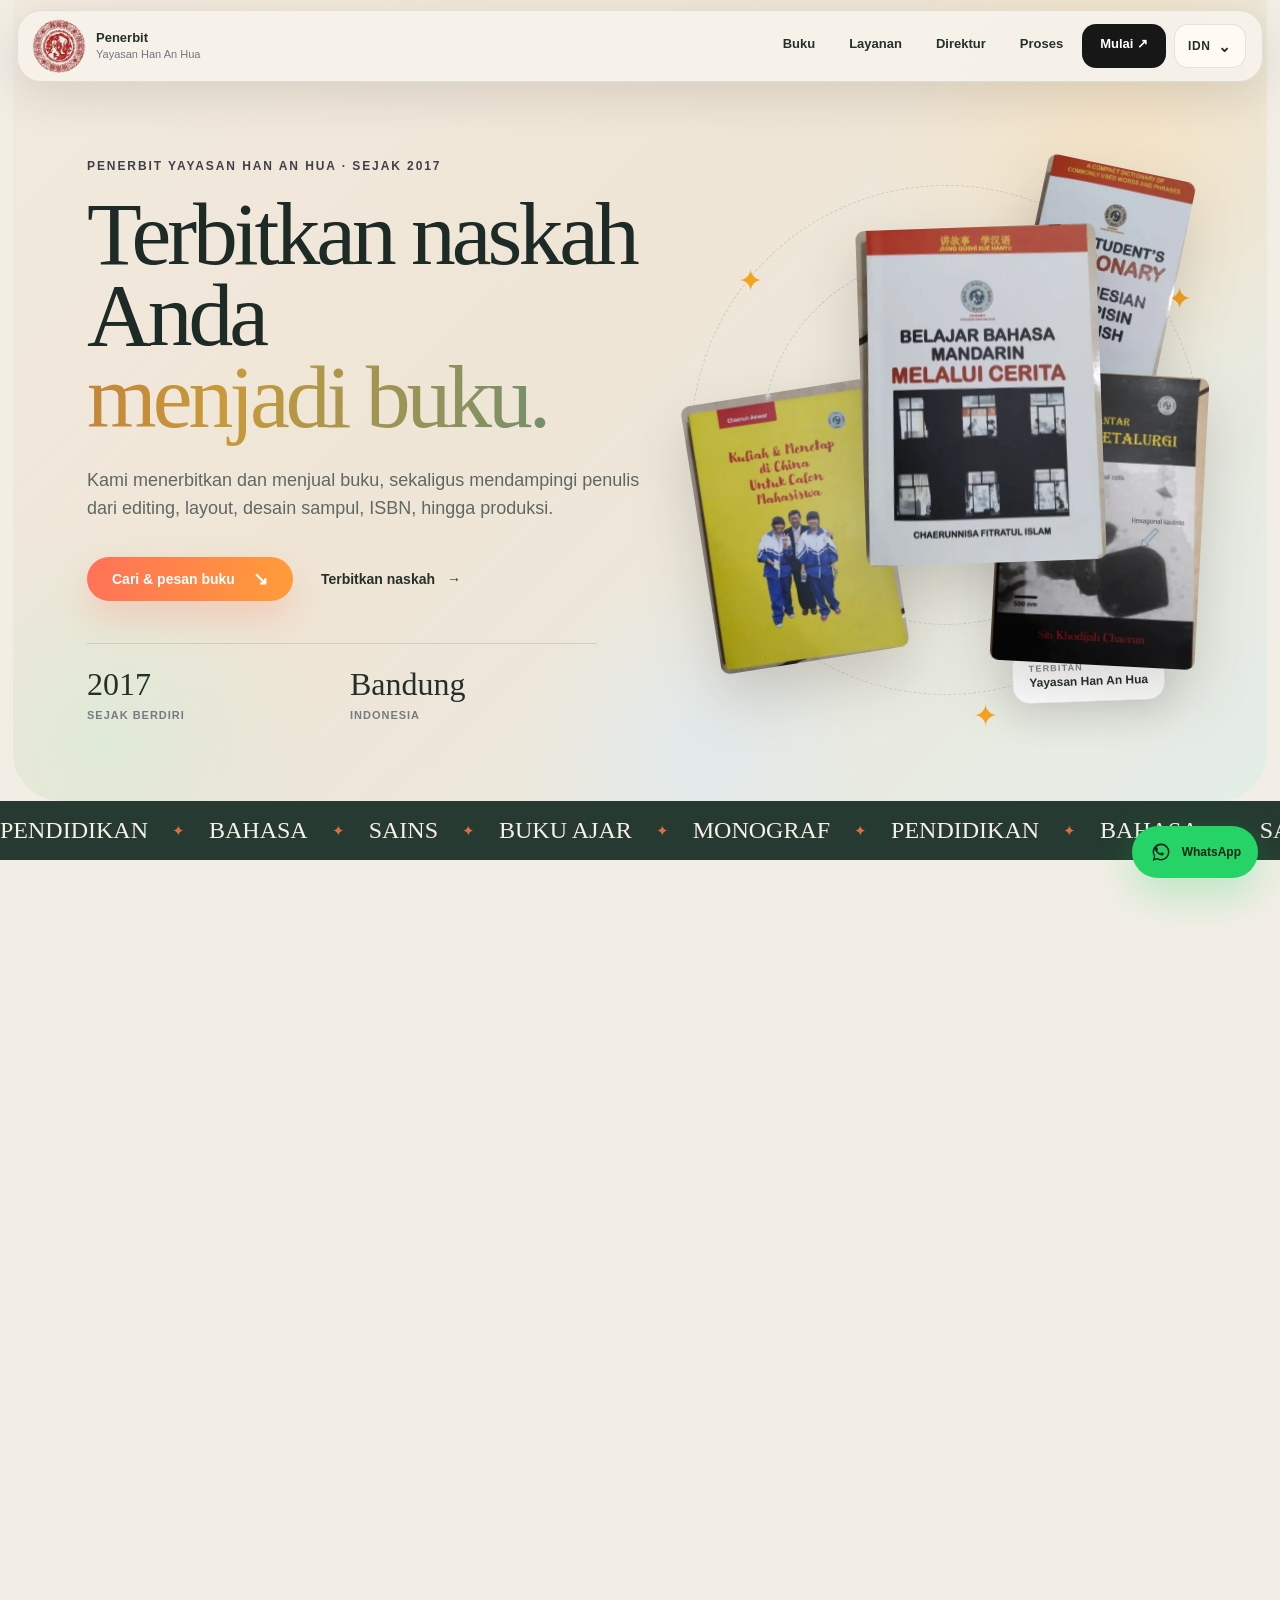
<file: index.html>
<!DOCTYPE html>

<html lang="id">
<head>
<meta charset="utf-8"/>
<meta content="width=device-width,initial-scale=1,maximum-scale=5,viewport-fit=cover" name="viewport"/>
<meta content="IE=edge" http-equiv="X-UA-Compatible"/>
<meta content="telephone=no" name="format-detection"/>
<meta content="#f2eee6" name="theme-color"/>
<meta content="Penerbit Yayasan Han An Hua — penerbit buku pendidikan, bahasa, sains, dan berbagai naskah lainnya sejak 2017." name="description"/>
<title>Penerbit Yayasan Han An Hua</title>
<link href="docs/assets/favicon.png" rel="icon" type="image/png"/>
<link href="docs/styles.css?v=17-five-language" rel="stylesheet"/>
</head>
<body>
<div aria-hidden="true" class="scroll-progress"><span id="progressBar"></span></div>
<header class="site-header" id="siteHeader">
<a aria-label="Penerbit Yayasan Han An Hua" class="brand" href="#home">
<img alt="Logo Yayasan Han An Hua" decoding="async" src="docs/assets/logo-yayasan-han-an-hua.jpg"/>
<span><b>Penerbit</b><small>Yayasan Han An Hua</small></span>
</a>
<button aria-controls="siteNav" aria-expanded="false" class="menu-btn" id="menuBtn">Menu</button>
<nav aria-label="Navigasi utama" class="site-nav" id="siteNav">
<a href="#buku">Buku</a>
<a href="#layanan">Layanan</a>
<a href="#direktur">Direktur</a>
<a href="#proses">Proses</a>
<a class="nav-wa" href="#kontak">Mulai <span>↗</span></a>
</nav><div class="lang-switcher" id="langSwitcher">
<button aria-controls="langMenu" aria-expanded="false" aria-haspopup="true" class="lang-current" id="langButton" type="button"><span id="langCurrent">IDN</span><i aria-hidden="true">⌄</i></button>
<div aria-label="Language" class="lang-menu" id="langMenu" role="menu">
<button data-lang="en" role="menuitem" type="button"><b>ENG</b><span>English</span></button>
<button data-lang="id" role="menuitem" type="button"><b>IDN</b><span>Bahasa Indonesia</span></button>
<button data-lang="tw" role="menuitem" type="button"><b>TW</b><span>繁體中文</span></button>
<button data-lang="cn" role="menuitem" type="button"><b>CN</b><span>简体中文</span></button>
<button data-lang="jp" role="menuitem" type="button"><b>JP</b><span>日本語</span></button>
</div>
</div>
</header>
<main>
<section class="hero" id="home">
<div aria-hidden="true" class="hero-mesh">
<i class="mesh m1"></i><i class="mesh m2"></i><i class="mesh m3"></i>
</div>
<div class="hero-copy">
<p class="eyebrow reveal">PENERBIT YAYASAN HAN AN HUA · SEJAK 2017</p>
<h1 class="hero-title reveal" data-word-reveal="">
          Terbitkan naskah Anda<br/><span>menjadi buku.</span>
</h1>
<p class="hero-lead reveal">Kami menerbitkan dan menjual buku, sekaligus mendampingi penulis dari editing, layout, desain sampul, ISBN, hingga produksi.</p>
<div class="hero-actions reveal">
<a class="btn btn-primary magnetic" href="#buku"><span>Cari &amp; pesan buku</span><i>↘</i></a>
<a class="plain-link" href="#proses">Terbitkan naskah <span>→</span></a>
</div>
<div class="hero-meta reveal">
<div><strong>2017</strong><span>sejak berdiri</span></div>
<div><strong>Bandung</strong><span>Indonesia</span></div>
</div>
</div>
<div aria-label="Pilihan buku terbitan" class="hero-books reveal" id="heroBooks">
<div aria-hidden="true" class="book-orbit orbit-a"></div>
<div aria-hidden="true" class="book-orbit orbit-b"></div>
<figure class="floating-book book-1" data-depth="0.60"><img alt="Belajar Bahasa Mandarin Melalui Cerita" decoding="async" fetchpriority="high" src="docs/assets/books/belajar-mandarin.jpg"/></figure>
<figure class="floating-book book-2" data-depth="0.36"><img alt="Kuliah &amp; Menetap di China Untuk Calon Mahasiswa" decoding="async" src="docs/assets/books/kuliah-china.jpg"/></figure>
<figure class="floating-book book-3" data-depth="0.44"><img alt="Pengantar Biohidrometalurgi" decoding="async" src="docs/assets/books/biohidrometalurgi.jpg"/></figure>
<figure class="floating-book book-4" data-depth="0.30"><img alt="The Student's Dictionary" decoding="async" src="docs/assets/books/dictionary.jpg"/></figure>
<span class="spark s1">✦</span><span class="spark s2">✦</span><span class="spark s3">✦</span>
<div class="hero-sticker"><span>TERBITAN</span><b>Yayasan Han An Hua</b></div>
</div>
</section>
<div aria-hidden="true" class="marquee">
<div class="marquee-track">
<span>PENDIDIKAN</span><i>✦</i><span>BAHASA</span><i>✦</i><span>SAINS</span><i>✦</i><span>BUKU AJAR</span><i>✦</i><span>MONOGRAF</span><i>✦</i>
<span>PENDIDIKAN</span><i>✦</i><span>BAHASA</span><i>✦</i><span>SAINS</span><i>✦</i><span>BUKU AJAR</span><i>✦</i><span>MONOGRAF</span><i>✦</i>
</div>
</div>
<section class="catalog shell section-space" id="buku">
<div class="section-head catalog-head">
<div class="reveal">
<p class="eyebrow">KATALOG &amp; TOKO BUKU</p>
<h2 data-word-reveal="">Buku yang<br/><span>sudah terbit.</span></h2>
</div>
</div>
<div class="book-search reveal" role="search">
<span aria-hidden="true" class="search-icon">⌕</span>
<label class="sr-only" for="bookSearch">Cari buku</label>
<input aria-controls="booksGrid" autocomplete="off" id="bookSearch" inputmode="search" placeholder="Cari judul, penulis, atau topik…" type="search"/>
<button aria-label="Hapus pencarian" class="search-clear" id="clearBookSearch" type="button">×</button>
</div>
<p class="search-empty" hidden="" id="searchEmpty">Buku tidak ditemukan. Coba kata pencarian lain.</p>
<div class="books-grid" id="booksGrid">
<article class="book-card c-sun reveal" data-search="kuliah menetap china calon mahasiswa chaerun anwar pendidikan 2019 kampus beasiswa visa kehidupan">
<div class="book-card-top"><span>01</span><em>PENDIDIKAN · 2019</em></div>
<div class="cover-wrap"><img alt="Sampul Kuliah &amp; Menetap di China Untuk Calon Mahasiswa" decoding="async" loading="lazy" src="docs/assets/books/kuliah-china.jpg"/></div>
<div class="card-copy">
<h3>Kuliah &amp; Menetap di China Untuk Calon Mahasiswa</h3>
<p class="book-author">Chaerun Anwar</p>
<small>ISBN 978-623-92416-1-2</small>
<p class="book-description">Panduan menyeluruh bagi calon mahasiswa Indonesia yang ingin kuliah dan tinggal di China. Membahas pilihan kampus, beasiswa, visa, tempat tinggal, hingga cara beradaptasi dengan kehidupan dan budaya setempat.</p>
<a aria-label="Pesan Kuliah &amp; Menetap di China Untuk Calon Mahasiswa melalui WhatsApp" class="book-order" data-book-title="Kuliah &amp; Menetap di China Untuk Calon Mahasiswa" data-wa-kind="book" href="https://wa.me/6282260635656?text=Halo%20Penerbit%20Yayasan%20Han%20An%20Hua%2C%20saya%20pesan%20buku%20ini%3A%20Kuliah%20%26%20Menetap%20di%20China%20Untuk%20Calon%20Mahasiswa.%20Mohon%20informasi%20harga%20dan%20ketersediaannya." rel="noopener" target="_blank"><span>Pesan buku ini</span><i>↗</i></a>
</div>
</article>
<article class="book-card c-coral reveal" data-search="yumi lainim tok ples indonesia mari belajar bahasa indonesia tok pisin chaerun anwar 2020 bahasa percakapan">
<div class="book-card-top"><span>02</span><em>BAHASA · 2020</em></div>
<div class="cover-wrap"><img alt="Sampul Yumi Lainim Tok Ples Indonesia" decoding="async" loading="lazy" src="docs/assets/books/yumi-tok-pisin.jpg"/></div>
<div class="card-copy">
<h3>Yumi Lainim Tok Ples Indonesia</h3>
<p class="book-author">Chaerun Anwar</p>
<small>ISBN 978-623-92416-2-9</small>
<p class="book-description">Buku pembelajaran Bahasa Indonesia yang dirancang khusus untuk penutur Tok Pisin di Papua Nugini dan Kepulauan Solomon. Materinya memadukan dasar tata bahasa dengan percakapan sehari-hari agar pembaca dapat belajar secara bertahap dan langsung mempraktikkannya.</p>
<a aria-label="Pesan Yumi Lainim Tok Ples Indonesia melalui WhatsApp" class="book-order" data-book-title="Yumi Lainim Tok Ples Indonesia" data-wa-kind="book" href="https://wa.me/6282260635656?text=Halo%20Penerbit%20Yayasan%20Han%20An%20Hua%2C%20saya%20pesan%20buku%20ini%3A%20Yumi%20Lainim%20Tok%20Ples%20Indonesia.%20Mohon%20informasi%20harga%20dan%20ketersediaannya." rel="noopener" target="_blank"><span>Pesan buku ini</span><i>↗</i></a>
</div>
</article>
<article class="book-card c-mint reveal" data-search="belajar bahasa mandarin melalui cerita chaerunnisa fitratul islam 2021 bahasa china cerita kosakata pola kalimat">
<div class="book-card-top"><span>03</span><em>BAHASA · 2021</em></div>
<div class="cover-wrap"><img alt="Sampul Belajar Bahasa Mandarin Melalui Cerita" decoding="async" loading="lazy" src="docs/assets/books/belajar-mandarin.jpg"/></div>
<div class="card-copy">
<h3>Belajar Bahasa Mandarin Melalui Cerita</h3>
<p class="book-author">Chaerunnisa Fitratul Islam</p>
<small>ISBN 978-623-92416-5-0</small>
<p class="book-description">Belajar Bahasa Mandarin melalui 35 cerita pendek yang dilengkapi terjemahan Bahasa Indonesia. Setiap cerita membantu pembaca memahami kosakata, pola kalimat, dan ungkapan sehari-hari dalam konteks yang lebih alami dan mudah diingat.</p>
<a aria-label="Pesan Belajar Bahasa Mandarin Melalui Cerita melalui WhatsApp" class="book-order" data-book-title="Belajar Bahasa Mandarin Melalui Cerita" data-wa-kind="book" href="https://wa.me/6282260635656?text=Halo%20Penerbit%20Yayasan%20Han%20An%20Hua%2C%20saya%20pesan%20buku%20ini%3A%20Belajar%20Bahasa%20Mandarin%20Melalui%20Cerita.%20Mohon%20informasi%20harga%20dan%20ketersediaannya." rel="noopener" target="_blank"><span>Pesan buku ini</span><i>↗</i></a>
</div>
</article>
<article class="book-card c-sky reveal" data-search="asesmen hasil belajar pembelajaran abad 21 chaerun anwar 2020 pendidikan guru critical thinking kolaborasi proyek portofolio rubrik">
<div class="book-card-top"><span>04</span><em>PENDIDIKAN · 2020</em></div>
<div class="cover-wrap"><img alt="Sampul Asesmen Hasil Belajar untuk Pembelajaran Abad 21" decoding="async" loading="lazy" src="docs/assets/books/asesmen-abad21.jpg"/></div>
<div class="card-copy">
<h3>Asesmen Hasil Belajar untuk Pembelajaran Abad 21</h3>
<p class="book-author">Chaerun Anwar</p>
<small>ISBN 978-623-92416-3-6</small>
<p class="book-description">Referensi bagi pendidik yang ingin memahami asesmen sebagai bagian penting dari proses belajar, bukan sekadar pemberian nilai. Buku ini membahas keterampilan abad ke-21, penilaian autentik, proyek, portofolio, hingga penggunaan rubrik secara praktis.</p>
<a aria-label="Pesan Asesmen Hasil Belajar untuk Pembelajaran Abad 21 melalui WhatsApp" class="book-order" data-book-title="Asesmen Hasil Belajar untuk Pembelajaran Abad 21" data-wa-kind="book" href="https://wa.me/6282260635656?text=Halo%20Penerbit%20Yayasan%20Han%20An%20Hua%2C%20saya%20pesan%20buku%20ini%3A%20Asesmen%20Hasil%20Belajar%20untuk%20Pembelajaran%20Abad%2021.%20Mohon%20informasi%20harga%20dan%20ketersediaannya." rel="noopener" target="_blank"><span>Pesan buku ini</span><i>↗</i></a>
</div>
</article>
<article class="book-card c-lilac reveal" data-search="pengantar biohidrometalurgi siti khodijah chaerun 2019 sains mikrobiologi geokimia mineralogi metalurgi bioleaching biomining remediasi">
<div class="book-card-top"><span>05</span><em>SAINS · 2019</em></div>
<div class="cover-wrap"><img alt="Sampul Pengantar Biohidrometalurgi" decoding="async" loading="lazy" src="docs/assets/books/biohidrometalurgi.jpg"/></div>
<div class="card-copy">
<h3>Pengantar Biohidrometalurgi</h3>
<p class="book-author">Siti Khodijah Chaerun</p>
<small>ISBN 978-623-92416-0-5</small>
<p class="book-description">Pengantar komprehensif tentang pemanfaatan mikroorganisme dalam ekstraksi dan pemulihan logam, biomining, serta pengolahan limbah. Buku ini menghubungkan mikrobiologi, geokimia, mineralogi, dan metalurgi dengan berbagai aplikasi bioleaching dan remediasi lingkungan.</p>
<a aria-label="Pesan Pengantar Biohidrometalurgi melalui WhatsApp" class="book-order" data-book-title="Pengantar Biohidrometalurgi" data-wa-kind="book" href="https://wa.me/6282260635656?text=Halo%20Penerbit%20Yayasan%20Han%20An%20Hua%2C%20saya%20pesan%20buku%20ini%3A%20Pengantar%20Biohidrometalurgi.%20Mohon%20informasi%20harga%20dan%20ketersediaannya." rel="noopener" target="_blank"><span>Pesan buku ini</span><i>↗</i></a>
</div>
</article>
<article class="book-card c-peach reveal" data-search="student dictionary indonesian tok pisin english kamus chaerun anwar 2021 bahasa kosakata komunikasi">
<div class="book-card-top"><span>06</span><em>KAMUS · 2021</em></div>
<div class="cover-wrap"><img alt="Sampul The Student’s Dictionary" decoding="async" loading="lazy" src="docs/assets/books/dictionary.jpg"/></div>
<div class="card-copy">
<h3>The Student’s Dictionary</h3>
<p class="book-author">Chaerun Anwar</p>
<small>ISBN 978-623-92416-4-3</small>
<p class="book-description">Kamus praktis tiga bahasa—Indonesia, Tok Pisin, dan Inggris—yang berisi kosakata serta ungkapan yang umum digunakan sehari-hari. Cocok untuk pelajar, pembelajar bahasa, dan siapa pun yang ingin berkomunikasi lebih mudah dalam konteks pendidikan, perjalanan, maupun hubungan lintas budaya.</p>
<a aria-label="Pesan The Student’s Dictionary melalui WhatsApp" class="book-order" data-book-title="The Student’s Dictionary" data-wa-kind="book" href="https://wa.me/6282260635656?text=Halo%20Penerbit%20Yayasan%20Han%20An%20Hua%2C%20saya%20pesan%20buku%20ini%3A%20The%20Student%E2%80%99s%20Dictionary.%20Mohon%20informasi%20harga%20dan%20ketersediaannya." rel="noopener" target="_blank"><span>Pesan buku ini</span><i>↗</i></a>
</div>
</article>
</div>
</section>
<section class="services section-space" id="layanan">
<div class="shell">
<div class="services-head">
<div class="reveal">
<p class="eyebrow">LAYANAN PENERBITAN</p>
<h2 data-word-reveal="">Yang bisa<br/><span>kami bantu.</span></h2>
</div>
<p class="section-note reveal">Mulai dari penyuntingan, desain, ISBN, sampai produksi buku.</p>
</div>
<div class="service-grid">
<article class="service-card reveal sv1"><span>01</span><div class="service-icon">Aa</div><h3>Editing &amp; Proofreading</h3><p>Merapikan bahasa, ejaan, dan konsistensi naskah sebelum masuk tahap desain.</p></article>
<article class="service-card reveal sv2"><span>02</span><div class="service-icon">▤</div><h3>Layout Buku</h3><p>Menata isi buku agar rapi, nyaman dibaca, dan siap untuk proses cetak.</p></article>
<article class="service-card reveal sv3"><span>03</span><div class="service-icon">◐</div><h3>Desain Sampul</h3><p>Membuat tampilan sampul yang sesuai dengan isi dan karakter buku.</p></article>
<article class="service-card reveal sv4"><span>04</span><div class="service-icon">#</div><h3>ISBN &amp; Metadata</h3><p>Pendampingan kelengkapan penerbitan, data buku, dan kebutuhan ISBN.</p></article>
<article class="service-card reveal sv5"><span>05</span><div class="service-icon">▣</div><h3>Cetak &amp; Produksi</h3><p>Menyiapkan file akhir dan kebutuhan produksi buku sesuai hasil final.</p></article>
<article class="service-card reveal sv6"><span>06</span><div class="service-icon">↗</div><h3>Konsultasi Naskah</h3><p>Belum yakin mulai dari mana? Kami bantu menentukan langkah penerbitannya.</p></article>
</div>
<div class="accepted reveal">
<p>Jenis naskah yang dapat diajukan</p>
<div class="chips">
<span>Buku Ajar</span><span>Buku Referensi</span><span>Monograf</span><span>Buku Umum</span><span>Bahasa &amp; Kamus</span><span>Sains &amp; Teknologi</span><span>Karya Ilmiah</span><span>Naskah Lainnya</span>
</div>
</div>
</div>
</section>
<section class="director shell section-space" id="direktur">
<div class="director-card reveal">
<div class="director-photo-wrap">
<i aria-hidden="true" class="director-orb d1"></i><i aria-hidden="true" class="director-orb d2"></i>
<img alt="Chaerunnisa Fitratul Islam, Direktur Penerbit Yayasan Han An Hua" class="director-photo" decoding="async" loading="lazy" src="docs/assets/director-chaerunnisa.jpg"/>
<div class="photo-caption"><span>Direktur Penerbit</span><b>Yayasan Han An Hua</b></div>
</div>
<div class="director-copy">
<p class="eyebrow">DIREKTUR</p>
<h2 data-word-reveal="">Chaerunnisa<br/><span>Fitratul Islam</span></h2>
<p class="degree">B.A., M.A.</p>
<p class="director-intro">Direktur Penerbit Yayasan Han An Hua dan penulis <em>Belajar Bahasa Mandarin Melalui Cerita</em>.</p>
<div class="education-cards">
<div class="edu reveal"><span>Sarjana</span><b>Beijing Normal University</b><small>Tiongkok</small></div>
<div class="edu reveal"><span>Magister</span><b>University of Würzburg</b><small>Jerman</small></div>
</div>
</div>
</div>
</section>
<section class="process section-space" id="proses">
<div class="shell">
<div class="process-head reveal">
<p class="eyebrow">PROSES PENERBITAN</p>
<h2 data-word-reveal="">Dari naskah<br/><span>sampai terbit.</span></h2>
</div>
<div class="process-track reveal" id="processTrack">
<div class="process-line"><i></i></div>
<article class="process-step"><span>01</span><div class="step-dot"></div><h3>Kontak</h3><p>Mulai percakapan melalui WhatsApp.</p></article>
<article class="process-step"><span>02</span><div class="step-dot"></div><h3>Kirim Naskah</h3><p>Kirim naskah atau ringkasan untuk kami lihat.</p></article>
<article class="process-step"><span>03</span><div class="step-dot"></div><h3>Review &amp; Editing</h3><p>Naskah ditinjau, dirapikan, lalu disiapkan untuk produksi.</p></article>
<article class="process-step"><span>04</span><div class="step-dot"></div><h3>Terbit</h3><p>Finalisasi desain, kelengkapan buku, dan penerbitan.</p></article>
</div>
</div>
</section>
<section class="contact section-space" id="kontak">
<div class="shell contact-shell">
<div class="contact-card reveal">
<div class="contact-copy">
<p class="eyebrow">MULAI DARI SINI</p>
<h2 data-word-reveal="">Punya naskah?<br/><span>Mari bicarakan.</span></h2>
<p>Klik WhatsApp. Pesan awal sudah kami siapkan, jadi Anda bisa langsung mengirimnya.</p>
<a class="btn btn-wa magnetic" data-wa-kind="contact" href="https://wa.me/6282260635656?text=Halo%20Penerbit%20Yayasan%20Han%20An%20Hua%2C%20saya%20ingin%20mendapatkan%20informasi%20mengenai%20penerbitan%20buku.%20Mohon%20informasi%20langkah%20selanjutnya." rel="noopener" target="_blank">
<svg aria-hidden="true" viewbox="0 0 32 32"><path d="M19.11 17.33c-.29-.14-1.7-.84-1.97-.94-.26-.1-.45-.14-.64.14-.19.29-.74.94-.91 1.13-.17.19-.33.22-.62.07-.29-.14-1.21-.45-2.31-1.43-.85-.76-1.43-1.7-1.59-1.98-.17-.29-.02-.44.12-.58.13-.13.29-.33.43-.5.14-.17.19-.29.29-.48.1-.19.05-.36-.02-.5-.07-.14-.64-1.55-.88-2.12-.23-.56-.47-.48-.64-.49h-.55c-.19 0-.5.07-.76.36-.26.29-1 1-1 2.44s1.03 2.83 1.17 3.02c.14.19 2.03 3.1 4.92 4.35.69.3 1.22.47 1.64.6.69.22 1.31.19 1.8.11.55-.08 1.7-.69 1.94-1.36.24-.67.24-1.24.17-1.36-.07-.12-.26-.19-.55-.33zM16.02 4.67A11.15 11.15 0 006.6 21.79L5 27.67l6.02-1.58a11.11 11.11 0 005.01 1.2h.01a11.31 11.31 0 0011.28-11.27A11.18 11.18 0 0016.02 4.67zm0 20.73h-.01a9.24 9.24 0 01-4.71-1.29l-.34-.2-3.57.94.95-3.48-.22-.36a9.24 9.24 0 1117.15-4.99 9.33 9.33 0 01-9.25 9.38z"></path></svg>
<span>Buka WhatsApp</span><i>↗</i>
</a>
</div>
<div aria-hidden="true" class="contact-art">
<div class="chat-bubble b1">Halo!</div>
<div class="chat-bubble b2">Saya ingin menerbitkan buku.</div>
<div class="chat-bubble b3">Siap, mari kita mulai.</div>
</div>
</div>
<div class="map-wrap reveal">
<div class="map-top"><span>LOKASI</span><b>Penerbit Yayasan Han An Hua</b></div>
<iframe allowfullscreen="" loading="lazy" referrerpolicy="no-referrer-when-downgrade" src="https://www.google.com/maps?q=Penerbit%20Yayasan%20Han%20An%20Hua&amp;ll=-6.9657088,107.7574408&amp;z=17&amp;output=embed" title="Lokasi Penerbit Yayasan Han An Hua"></iframe>
</div>
</div>
</section>
</main>
<a aria-label="Hubungi melalui WhatsApp" class="floating-wa" data-wa-kind="contact" href="https://wa.me/6282260635656?text=Halo%20Penerbit%20Yayasan%20Han%20An%20Hua%2C%20saya%20ingin%20mendapatkan%20informasi%20mengenai%20penerbitan%20buku.%20Mohon%20informasi%20langkah%20selanjutnya." rel="noopener" target="_blank">
<svg aria-hidden="true" viewbox="0 0 32 32"><path d="M19.11 17.33c-.29-.14-1.7-.84-1.97-.94-.26-.1-.45-.14-.64.14-.19.29-.74.94-.91 1.13-.17.19-.33.22-.62.07-.29-.14-1.21-.45-2.31-1.43-.85-.76-1.43-1.7-1.59-1.98-.17-.29-.02-.44.12-.58.13-.13.29-.33.43-.5.14-.17.19-.29.29-.48.1-.19.05-.36-.02-.5-.07-.14-.64-1.55-.88-2.12-.23-.56-.47-.48-.64-.49h-.55c-.19 0-.5.07-.76.36-.26.29-1 1-1 2.44s1.03 2.83 1.17 3.02c.14.19 2.03 3.1 4.92 4.35.69.3 1.22.47 1.64.6.69.22 1.31.19 1.8.11.55-.08 1.7-.69 1.94-1.36.24-.67.24-1.24.17-1.36-.07-.12-.26-.19-.55-.33zM16.02 4.67A11.15 11.15 0 006.6 21.79L5 27.67l6.02-1.58a11.11 11.11 0 005.01 1.2h.01a11.31 11.31 0 0011.28-11.27A11.18 11.18 0 0016.02 4.67zm0 20.73h-.01a9.24 9.24 0 01-4.71-1.29l-.34-.2-3.57.94.95-3.48-.22-.36a9.24 9.24 0 1117.15-4.99 9.33 9.33 0 01-9.25 9.38z"></path></svg>
<span>WhatsApp</span>
</a>
<footer class="footer">
<div class="footer-brand"><img alt="Logo Yayasan Han An Hua" decoding="async" src="docs/assets/logo-yayasan-han-an-hua.jpg"/><b>Penerbit Yayasan Han An Hua</b></div>
<div>Sejak 2017 · Bandung, Indonesia</div>
<div>© <span id="year"></span></div>
</footer>
<script defer="True" src="docs/i18n.js?v=17-five-language"></script><script defer="" src="docs/script.js?v=17-five-language"></script>
</body>
</html>
</file>
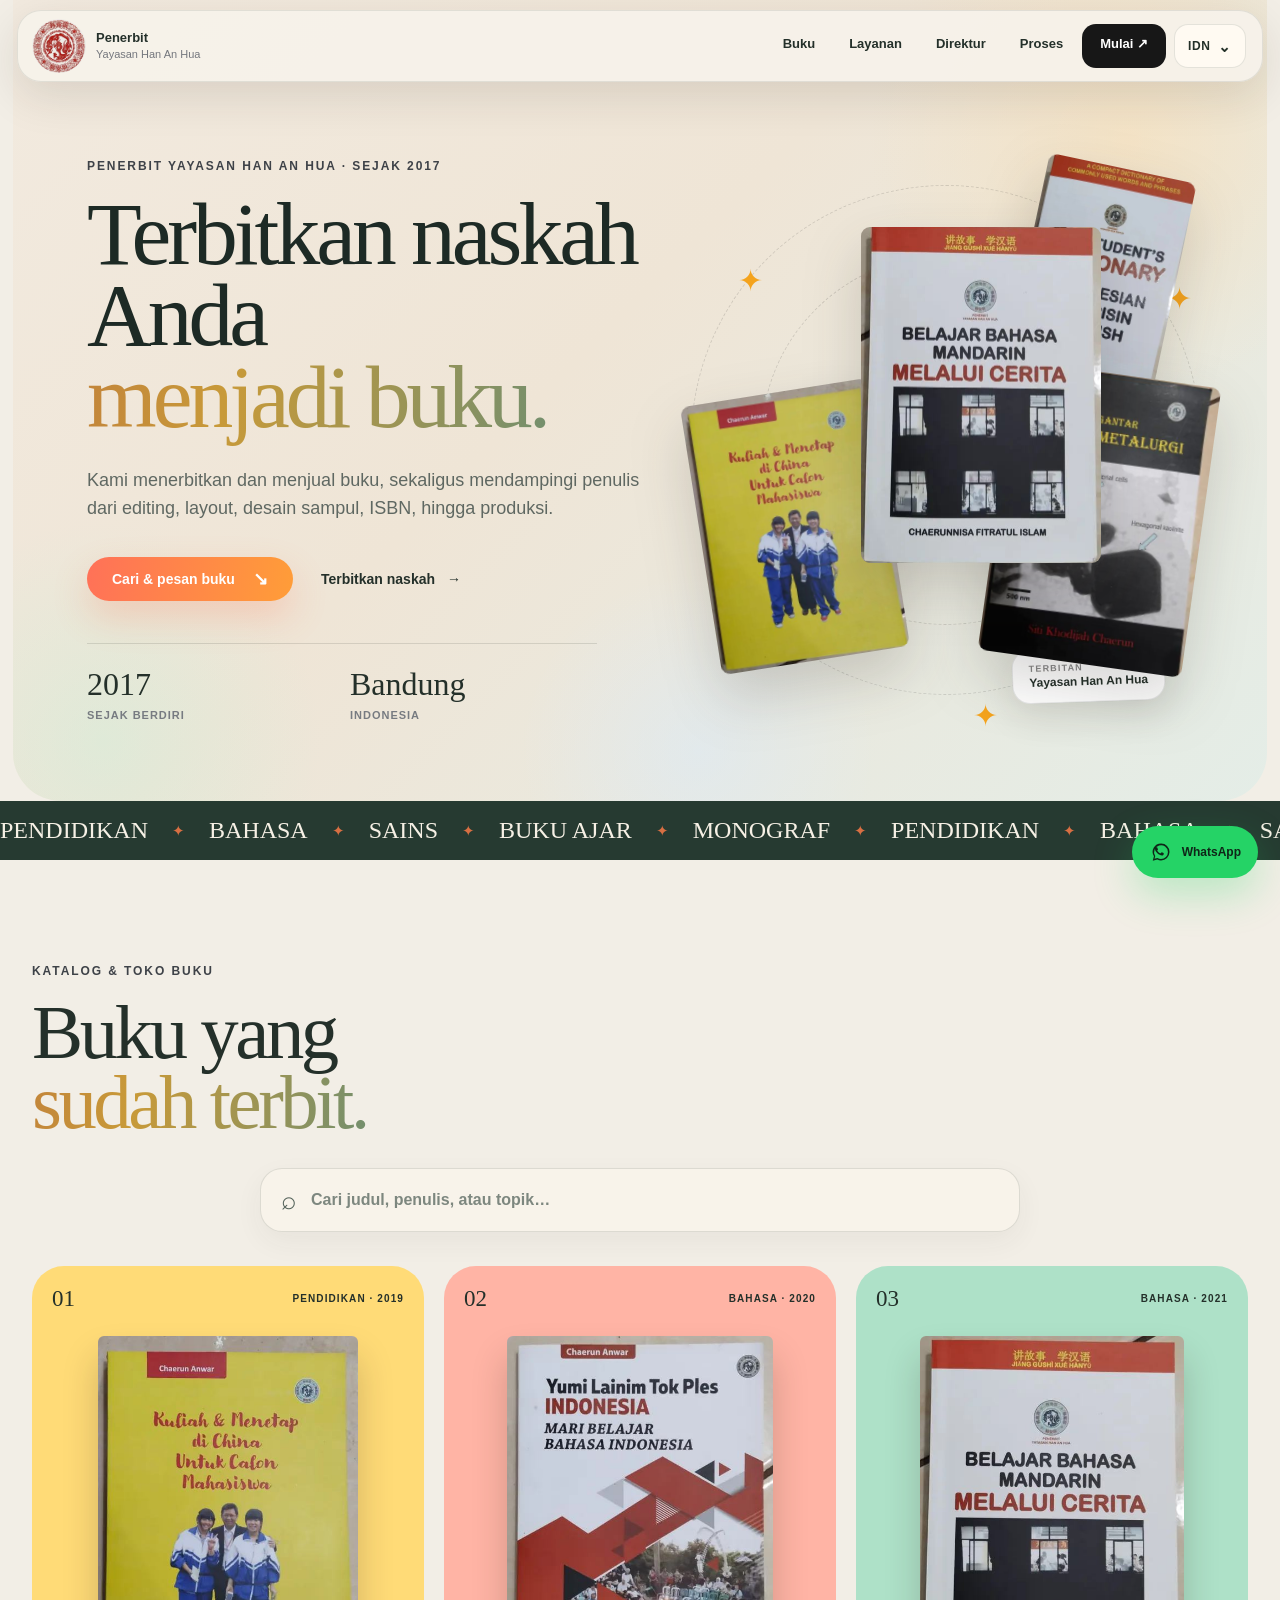
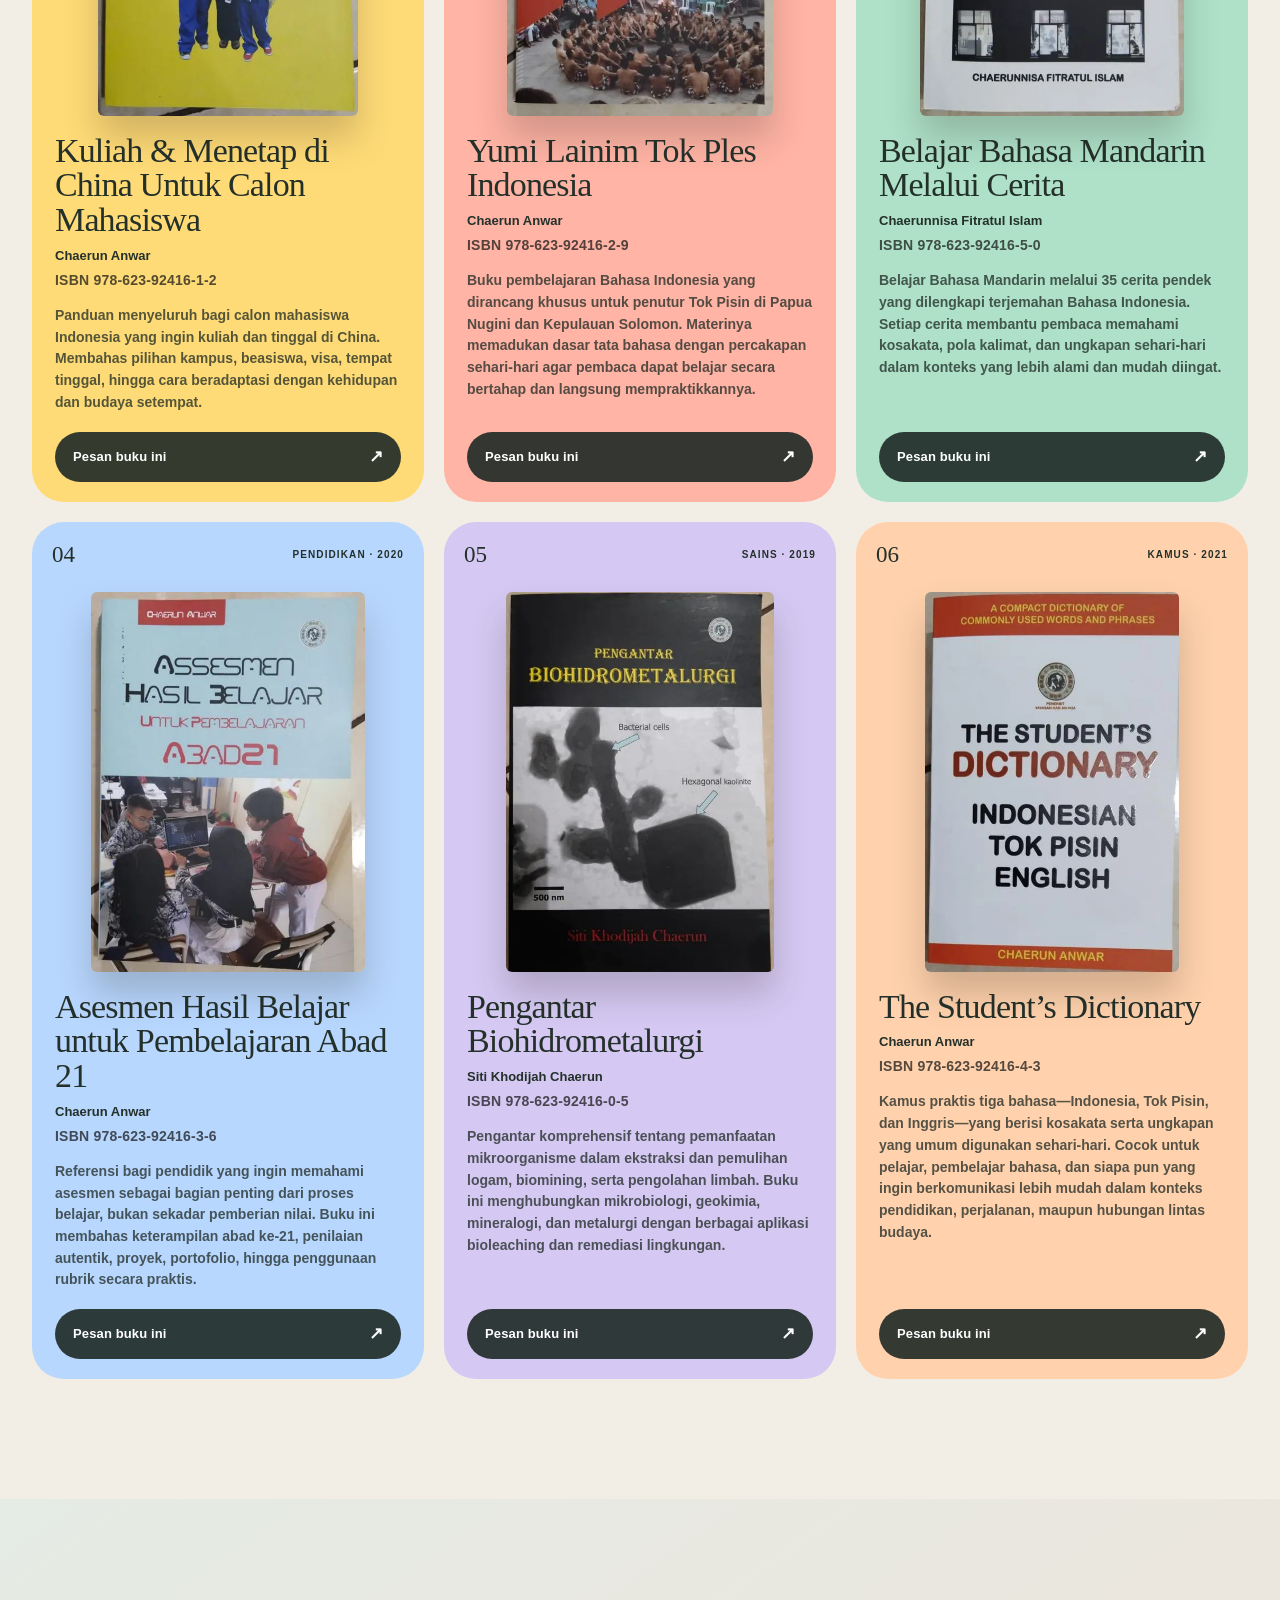
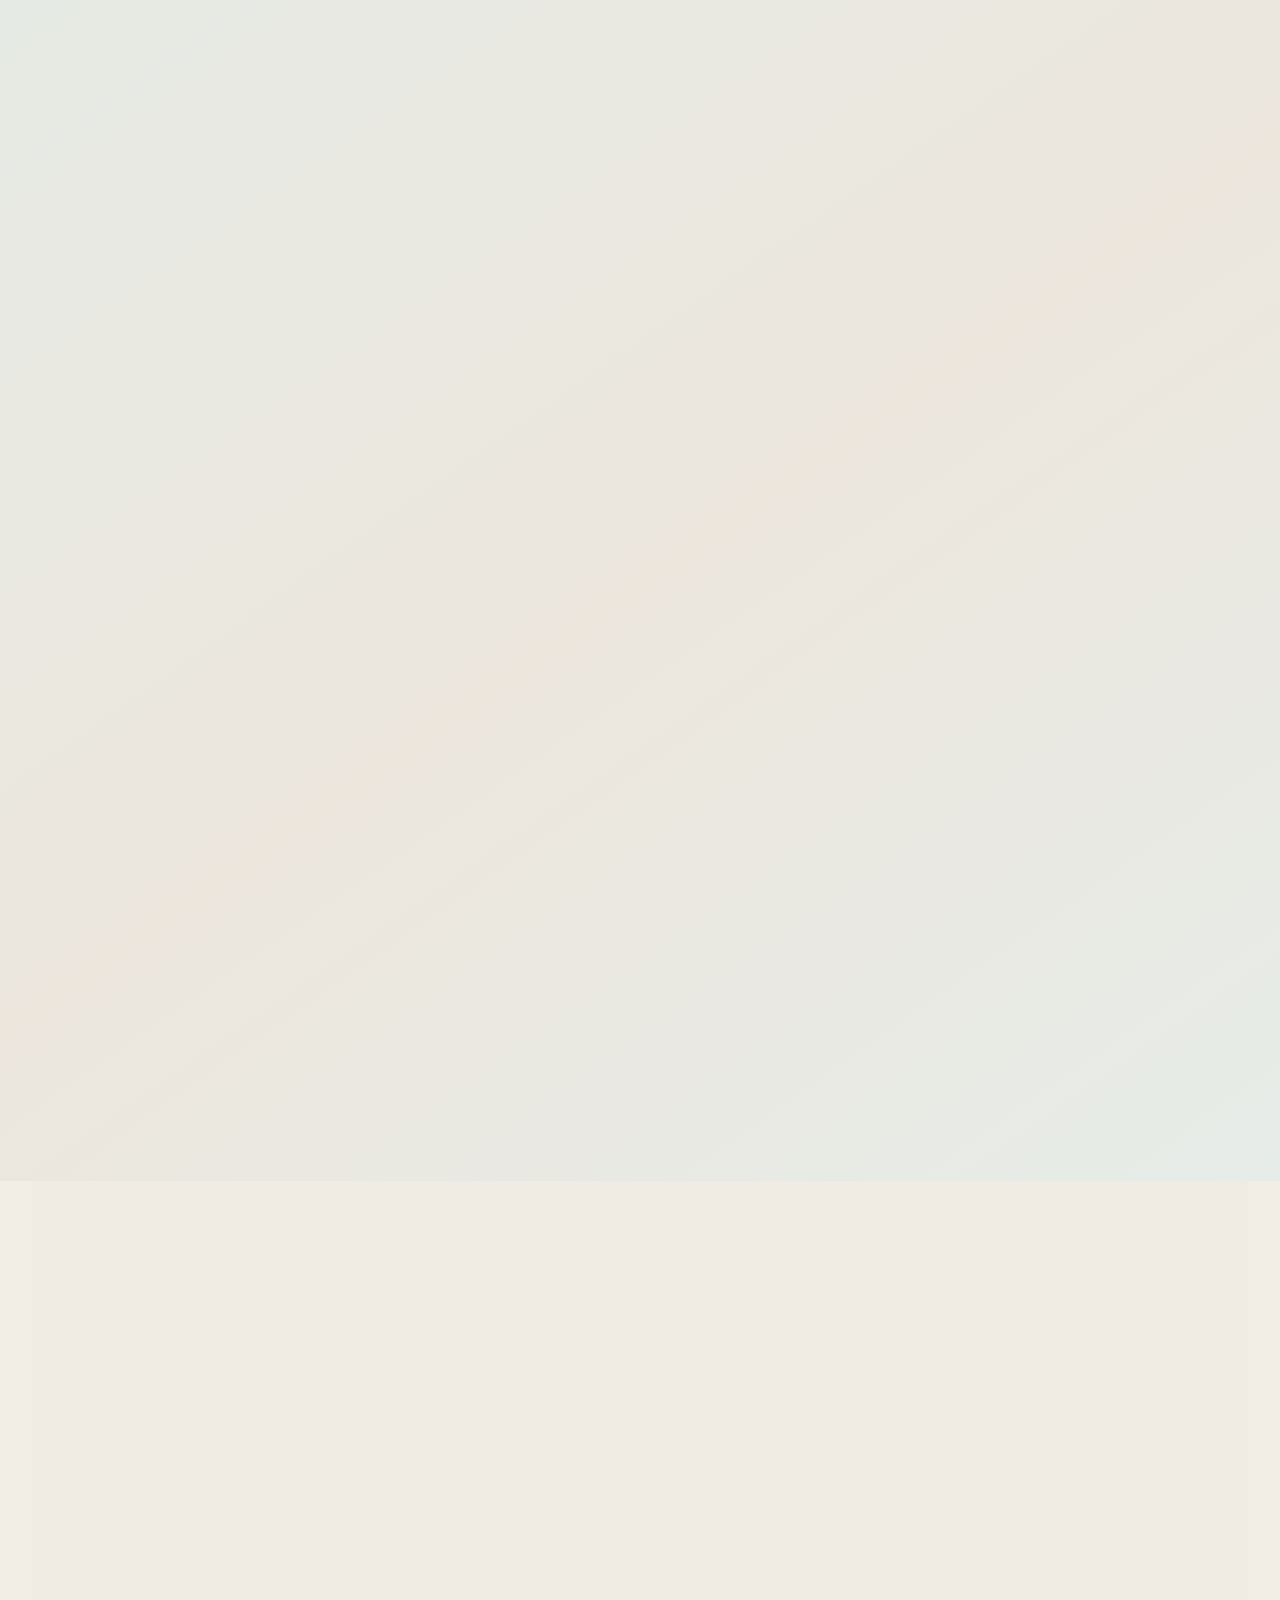
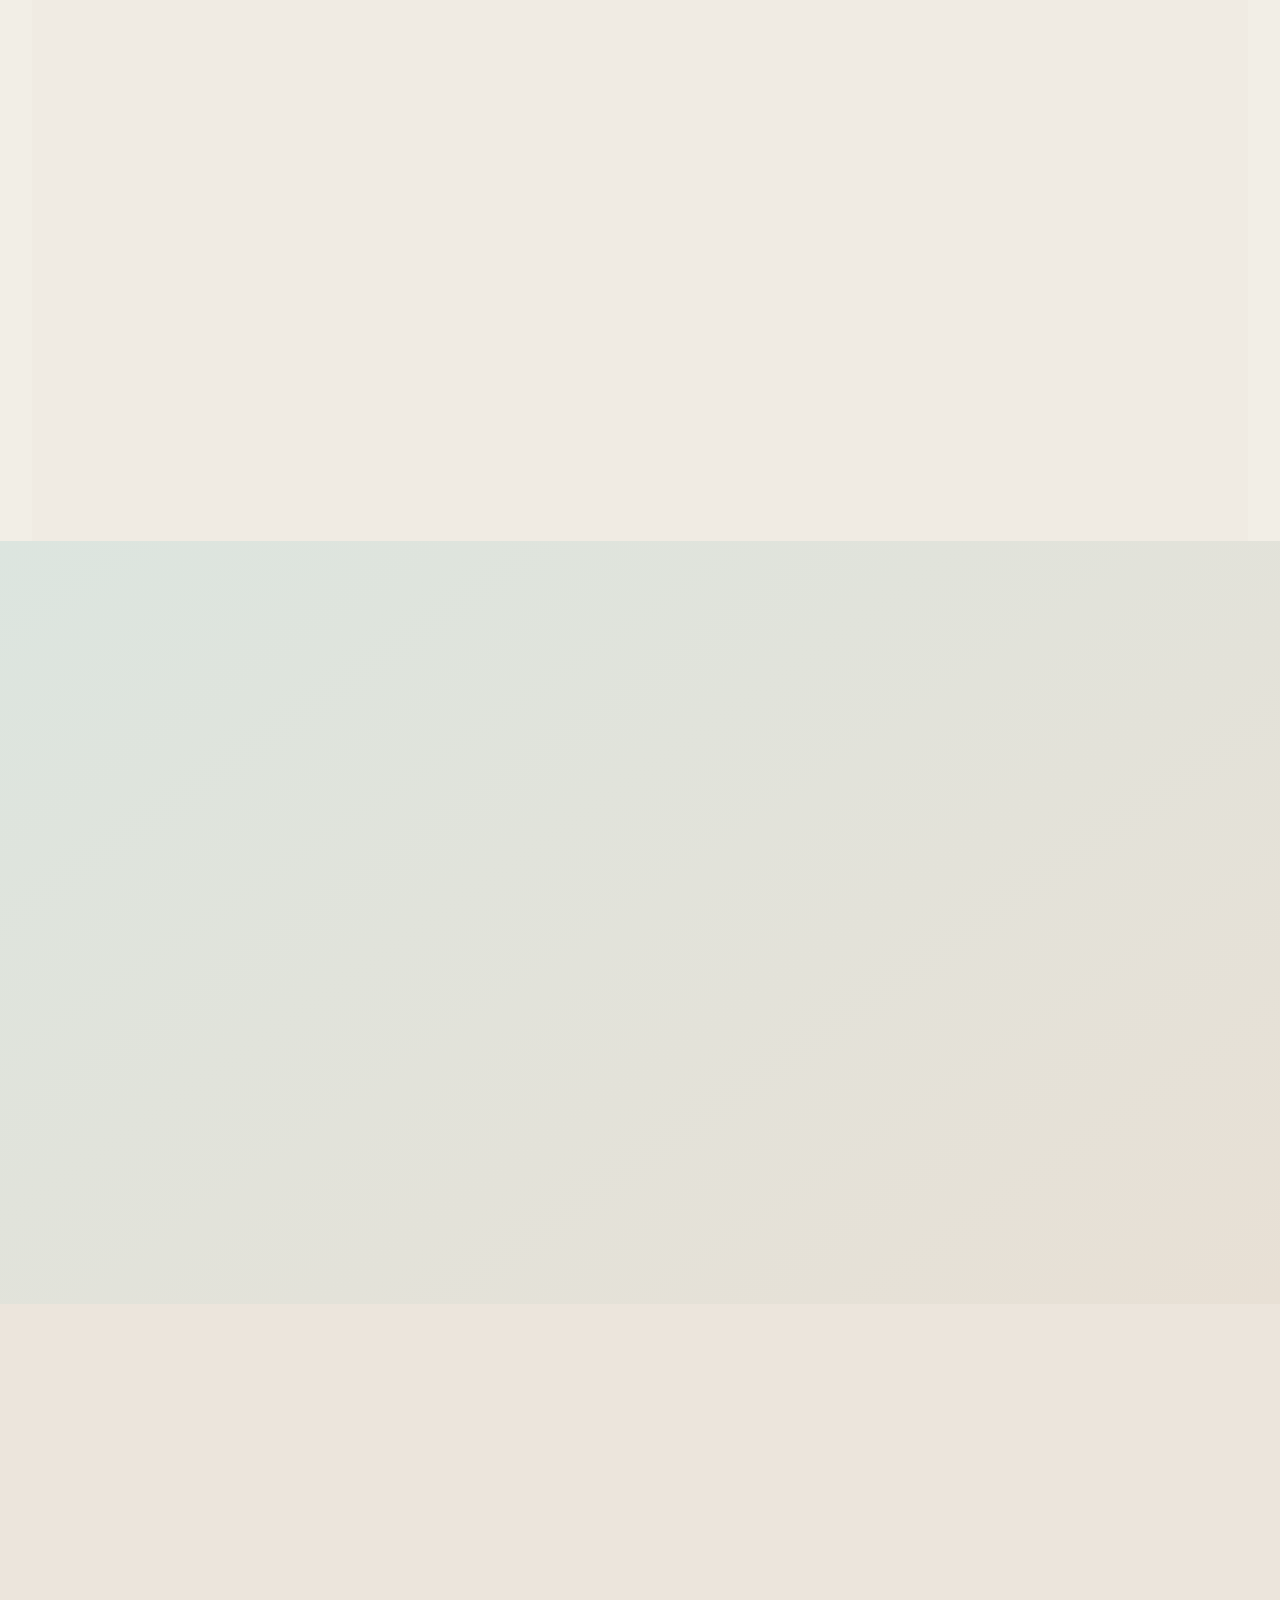
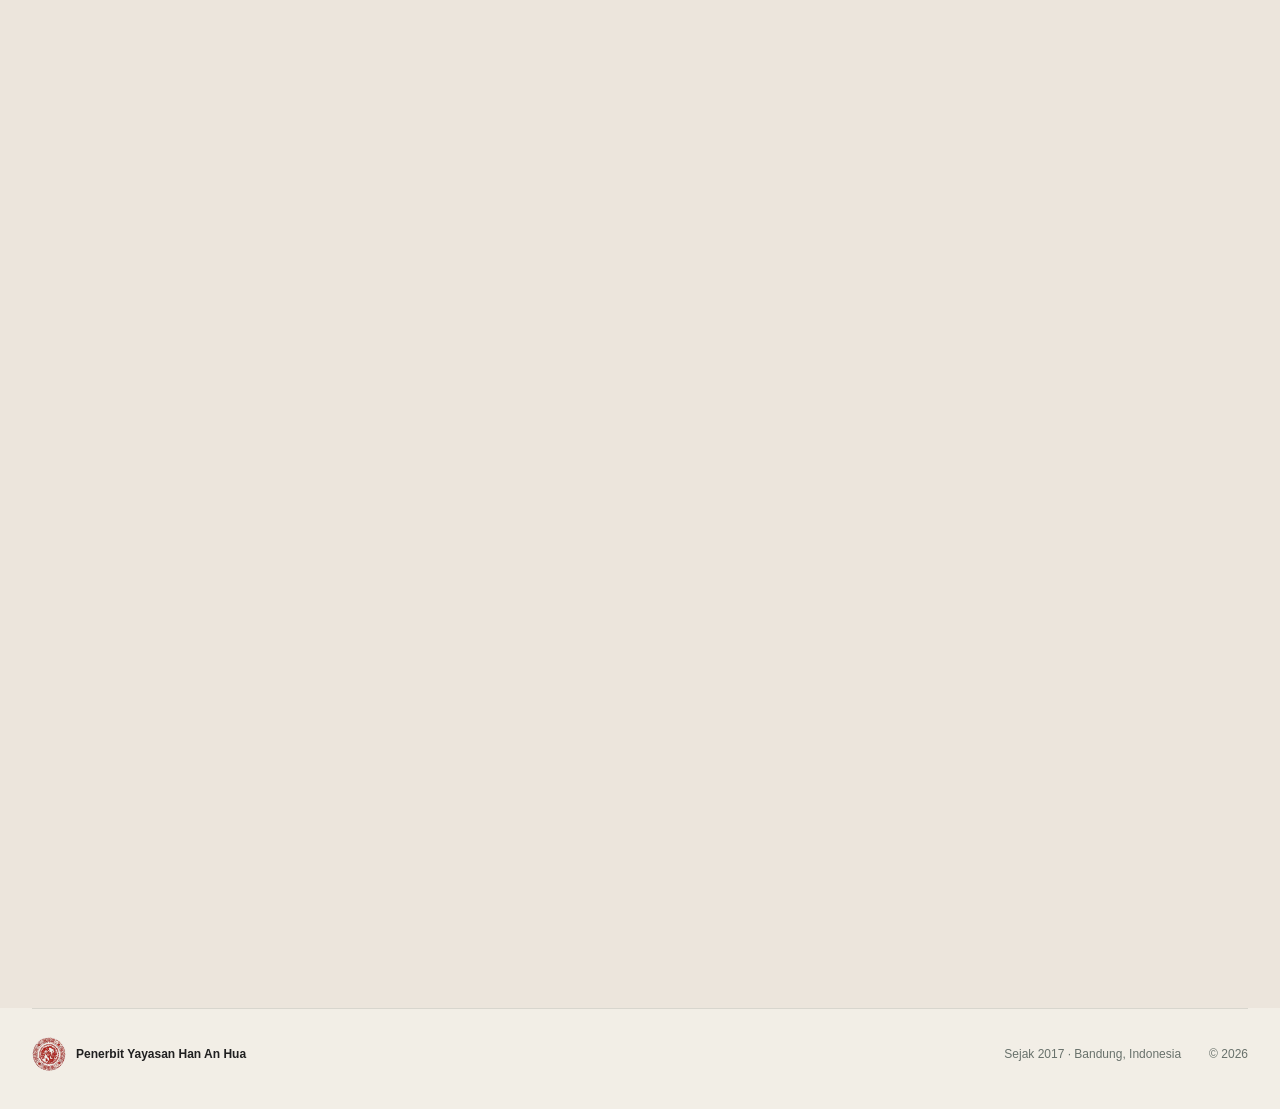
<file: docs/index.html>
<!DOCTYPE html>

<html lang="id">
<head>
<meta charset="utf-8"/>
<meta content="width=device-width,initial-scale=1,maximum-scale=5,viewport-fit=cover" name="viewport"/>
<meta content="IE=edge" http-equiv="X-UA-Compatible"/>
<meta content="telephone=no" name="format-detection"/>
<meta content="#f2eee6" name="theme-color"/>
<meta content="Penerbit Yayasan Han An Hua — penerbit buku pendidikan, bahasa, sains, dan berbagai naskah lainnya sejak 2017." name="description"/>
<title>Penerbit Yayasan Han An Hua</title>
<link href="assets/favicon.png" rel="icon" type="image/png"/>
<link href="styles.css?v=17-five-language" rel="stylesheet"/>
</head>
<body>
<div aria-hidden="true" class="scroll-progress"><span id="progressBar"></span></div>
<header class="site-header" id="siteHeader">
<a aria-label="Penerbit Yayasan Han An Hua" class="brand" href="#home">
<img alt="Logo Yayasan Han An Hua" decoding="async" src="assets/logo-yayasan-han-an-hua.jpg"/>
<span><b>Penerbit</b><small>Yayasan Han An Hua</small></span>
</a>
<button aria-controls="siteNav" aria-expanded="false" class="menu-btn" id="menuBtn">Menu</button>
<nav aria-label="Navigasi utama" class="site-nav" id="siteNav">
<a href="#buku">Buku</a>
<a href="#layanan">Layanan</a>
<a href="#direktur">Direktur</a>
<a href="#proses">Proses</a>
<a class="nav-wa" href="#kontak">Mulai <span>↗</span></a>
</nav><div class="lang-switcher" id="langSwitcher">
<button aria-controls="langMenu" aria-expanded="false" aria-haspopup="true" class="lang-current" id="langButton" type="button"><span id="langCurrent">IDN</span><i aria-hidden="true">⌄</i></button>
<div aria-label="Language" class="lang-menu" id="langMenu" role="menu">
<button data-lang="en" role="menuitem" type="button"><b>ENG</b><span>English</span></button>
<button data-lang="id" role="menuitem" type="button"><b>IDN</b><span>Bahasa Indonesia</span></button>
<button data-lang="tw" role="menuitem" type="button"><b>TW</b><span>繁體中文</span></button>
<button data-lang="cn" role="menuitem" type="button"><b>CN</b><span>简体中文</span></button>
<button data-lang="jp" role="menuitem" type="button"><b>JP</b><span>日本語</span></button>
</div>
</div>
</header>
<main>
<section class="hero" id="home">
<div aria-hidden="true" class="hero-mesh">
<i class="mesh m1"></i><i class="mesh m2"></i><i class="mesh m3"></i>
</div>
<div class="hero-copy">
<p class="eyebrow reveal">PENERBIT YAYASAN HAN AN HUA · SEJAK 2017</p>
<h1 class="hero-title reveal" data-word-reveal="">
          Terbitkan naskah Anda<br/><span>menjadi buku.</span>
</h1>
<p class="hero-lead reveal">Kami menerbitkan dan menjual buku, sekaligus mendampingi penulis dari editing, layout, desain sampul, ISBN, hingga produksi.</p>
<div class="hero-actions reveal">
<a class="btn btn-primary magnetic" href="#buku"><span>Cari &amp; pesan buku</span><i>↘</i></a>
<a class="plain-link" href="#proses">Terbitkan naskah <span>→</span></a>
</div>
<div class="hero-meta reveal">
<div><strong>2017</strong><span>sejak berdiri</span></div>
<div><strong>Bandung</strong><span>Indonesia</span></div>
</div>
</div>
<div aria-label="Pilihan buku terbitan" class="hero-books reveal" id="heroBooks">
<div aria-hidden="true" class="book-orbit orbit-a"></div>
<div aria-hidden="true" class="book-orbit orbit-b"></div>
<figure class="floating-book book-1" data-depth="0.60"><img alt="Belajar Bahasa Mandarin Melalui Cerita" decoding="async" fetchpriority="high" src="assets/books/belajar-mandarin.jpg"/></figure>
<figure class="floating-book book-2" data-depth="0.36"><img alt="Kuliah &amp; Menetap di China Untuk Calon Mahasiswa" decoding="async" src="assets/books/kuliah-china.jpg"/></figure>
<figure class="floating-book book-3" data-depth="0.44"><img alt="Pengantar Biohidrometalurgi" decoding="async" src="assets/books/biohidrometalurgi.jpg"/></figure>
<figure class="floating-book book-4" data-depth="0.30"><img alt="The Student's Dictionary" decoding="async" src="assets/books/dictionary.jpg"/></figure>
<span class="spark s1">✦</span><span class="spark s2">✦</span><span class="spark s3">✦</span>
<div class="hero-sticker"><span>TERBITAN</span><b>Yayasan Han An Hua</b></div>
</div>
</section>
<div aria-hidden="true" class="marquee">
<div class="marquee-track">
<span>PENDIDIKAN</span><i>✦</i><span>BAHASA</span><i>✦</i><span>SAINS</span><i>✦</i><span>BUKU AJAR</span><i>✦</i><span>MONOGRAF</span><i>✦</i>
<span>PENDIDIKAN</span><i>✦</i><span>BAHASA</span><i>✦</i><span>SAINS</span><i>✦</i><span>BUKU AJAR</span><i>✦</i><span>MONOGRAF</span><i>✦</i>
</div>
</div>
<section class="catalog shell section-space" id="buku">
<div class="section-head catalog-head">
<div class="reveal">
<p class="eyebrow">KATALOG &amp; TOKO BUKU</p>
<h2 data-word-reveal="">Buku yang<br/><span>sudah terbit.</span></h2>
</div>
</div>
<div class="book-search reveal" role="search">
<span aria-hidden="true" class="search-icon">⌕</span>
<label class="sr-only" for="bookSearch">Cari buku</label>
<input aria-controls="booksGrid" autocomplete="off" id="bookSearch" inputmode="search" placeholder="Cari judul, penulis, atau topik…" type="search"/>
<button aria-label="Hapus pencarian" class="search-clear" id="clearBookSearch" type="button">×</button>
</div>
<p class="search-empty" hidden="" id="searchEmpty">Buku tidak ditemukan. Coba kata pencarian lain.</p>
<div class="books-grid" id="booksGrid">
<article class="book-card c-sun reveal" data-search="kuliah menetap china calon mahasiswa chaerun anwar pendidikan 2019 kampus beasiswa visa kehidupan">
<div class="book-card-top"><span>01</span><em>PENDIDIKAN · 2019</em></div>
<div class="cover-wrap"><img alt="Sampul Kuliah &amp; Menetap di China Untuk Calon Mahasiswa" decoding="async" loading="lazy" src="assets/books/kuliah-china.jpg"/></div>
<div class="card-copy">
<h3>Kuliah &amp; Menetap di China Untuk Calon Mahasiswa</h3>
<p class="book-author">Chaerun Anwar</p>
<small>ISBN 978-623-92416-1-2</small>
<p class="book-description">Panduan menyeluruh bagi calon mahasiswa Indonesia yang ingin kuliah dan tinggal di China. Membahas pilihan kampus, beasiswa, visa, tempat tinggal, hingga cara beradaptasi dengan kehidupan dan budaya setempat.</p>
<a aria-label="Pesan Kuliah &amp; Menetap di China Untuk Calon Mahasiswa melalui WhatsApp" class="book-order" data-book-title="Kuliah &amp; Menetap di China Untuk Calon Mahasiswa" data-wa-kind="book" href="https://wa.me/6282260635656?text=Halo%20Penerbit%20Yayasan%20Han%20An%20Hua%2C%20saya%20pesan%20buku%20ini%3A%20Kuliah%20%26%20Menetap%20di%20China%20Untuk%20Calon%20Mahasiswa.%20Mohon%20informasi%20harga%20dan%20ketersediaannya." rel="noopener" target="_blank"><span>Pesan buku ini</span><i>↗</i></a>
</div>
</article>
<article class="book-card c-coral reveal" data-search="yumi lainim tok ples indonesia mari belajar bahasa indonesia tok pisin chaerun anwar 2020 bahasa percakapan">
<div class="book-card-top"><span>02</span><em>BAHASA · 2020</em></div>
<div class="cover-wrap"><img alt="Sampul Yumi Lainim Tok Ples Indonesia" decoding="async" loading="lazy" src="assets/books/yumi-tok-pisin.jpg"/></div>
<div class="card-copy">
<h3>Yumi Lainim Tok Ples Indonesia</h3>
<p class="book-author">Chaerun Anwar</p>
<small>ISBN 978-623-92416-2-9</small>
<p class="book-description">Buku pembelajaran Bahasa Indonesia yang dirancang khusus untuk penutur Tok Pisin di Papua Nugini dan Kepulauan Solomon. Materinya memadukan dasar tata bahasa dengan percakapan sehari-hari agar pembaca dapat belajar secara bertahap dan langsung mempraktikkannya.</p>
<a aria-label="Pesan Yumi Lainim Tok Ples Indonesia melalui WhatsApp" class="book-order" data-book-title="Yumi Lainim Tok Ples Indonesia" data-wa-kind="book" href="https://wa.me/6282260635656?text=Halo%20Penerbit%20Yayasan%20Han%20An%20Hua%2C%20saya%20pesan%20buku%20ini%3A%20Yumi%20Lainim%20Tok%20Ples%20Indonesia.%20Mohon%20informasi%20harga%20dan%20ketersediaannya." rel="noopener" target="_blank"><span>Pesan buku ini</span><i>↗</i></a>
</div>
</article>
<article class="book-card c-mint reveal" data-search="belajar bahasa mandarin melalui cerita chaerunnisa fitratul islam 2021 bahasa china cerita kosakata pola kalimat">
<div class="book-card-top"><span>03</span><em>BAHASA · 2021</em></div>
<div class="cover-wrap"><img alt="Sampul Belajar Bahasa Mandarin Melalui Cerita" decoding="async" loading="lazy" src="assets/books/belajar-mandarin.jpg"/></div>
<div class="card-copy">
<h3>Belajar Bahasa Mandarin Melalui Cerita</h3>
<p class="book-author">Chaerunnisa Fitratul Islam</p>
<small>ISBN 978-623-92416-5-0</small>
<p class="book-description">Belajar Bahasa Mandarin melalui 35 cerita pendek yang dilengkapi terjemahan Bahasa Indonesia. Setiap cerita membantu pembaca memahami kosakata, pola kalimat, dan ungkapan sehari-hari dalam konteks yang lebih alami dan mudah diingat.</p>
<a aria-label="Pesan Belajar Bahasa Mandarin Melalui Cerita melalui WhatsApp" class="book-order" data-book-title="Belajar Bahasa Mandarin Melalui Cerita" data-wa-kind="book" href="https://wa.me/6282260635656?text=Halo%20Penerbit%20Yayasan%20Han%20An%20Hua%2C%20saya%20pesan%20buku%20ini%3A%20Belajar%20Bahasa%20Mandarin%20Melalui%20Cerita.%20Mohon%20informasi%20harga%20dan%20ketersediaannya." rel="noopener" target="_blank"><span>Pesan buku ini</span><i>↗</i></a>
</div>
</article>
<article class="book-card c-sky reveal" data-search="asesmen hasil belajar pembelajaran abad 21 chaerun anwar 2020 pendidikan guru critical thinking kolaborasi proyek portofolio rubrik">
<div class="book-card-top"><span>04</span><em>PENDIDIKAN · 2020</em></div>
<div class="cover-wrap"><img alt="Sampul Asesmen Hasil Belajar untuk Pembelajaran Abad 21" decoding="async" loading="lazy" src="assets/books/asesmen-abad21.jpg"/></div>
<div class="card-copy">
<h3>Asesmen Hasil Belajar untuk Pembelajaran Abad 21</h3>
<p class="book-author">Chaerun Anwar</p>
<small>ISBN 978-623-92416-3-6</small>
<p class="book-description">Referensi bagi pendidik yang ingin memahami asesmen sebagai bagian penting dari proses belajar, bukan sekadar pemberian nilai. Buku ini membahas keterampilan abad ke-21, penilaian autentik, proyek, portofolio, hingga penggunaan rubrik secara praktis.</p>
<a aria-label="Pesan Asesmen Hasil Belajar untuk Pembelajaran Abad 21 melalui WhatsApp" class="book-order" data-book-title="Asesmen Hasil Belajar untuk Pembelajaran Abad 21" data-wa-kind="book" href="https://wa.me/6282260635656?text=Halo%20Penerbit%20Yayasan%20Han%20An%20Hua%2C%20saya%20pesan%20buku%20ini%3A%20Asesmen%20Hasil%20Belajar%20untuk%20Pembelajaran%20Abad%2021.%20Mohon%20informasi%20harga%20dan%20ketersediaannya." rel="noopener" target="_blank"><span>Pesan buku ini</span><i>↗</i></a>
</div>
</article>
<article class="book-card c-lilac reveal" data-search="pengantar biohidrometalurgi siti khodijah chaerun 2019 sains mikrobiologi geokimia mineralogi metalurgi bioleaching biomining remediasi">
<div class="book-card-top"><span>05</span><em>SAINS · 2019</em></div>
<div class="cover-wrap"><img alt="Sampul Pengantar Biohidrometalurgi" decoding="async" loading="lazy" src="assets/books/biohidrometalurgi.jpg"/></div>
<div class="card-copy">
<h3>Pengantar Biohidrometalurgi</h3>
<p class="book-author">Siti Khodijah Chaerun</p>
<small>ISBN 978-623-92416-0-5</small>
<p class="book-description">Pengantar komprehensif tentang pemanfaatan mikroorganisme dalam ekstraksi dan pemulihan logam, biomining, serta pengolahan limbah. Buku ini menghubungkan mikrobiologi, geokimia, mineralogi, dan metalurgi dengan berbagai aplikasi bioleaching dan remediasi lingkungan.</p>
<a aria-label="Pesan Pengantar Biohidrometalurgi melalui WhatsApp" class="book-order" data-book-title="Pengantar Biohidrometalurgi" data-wa-kind="book" href="https://wa.me/6282260635656?text=Halo%20Penerbit%20Yayasan%20Han%20An%20Hua%2C%20saya%20pesan%20buku%20ini%3A%20Pengantar%20Biohidrometalurgi.%20Mohon%20informasi%20harga%20dan%20ketersediaannya." rel="noopener" target="_blank"><span>Pesan buku ini</span><i>↗</i></a>
</div>
</article>
<article class="book-card c-peach reveal" data-search="student dictionary indonesian tok pisin english kamus chaerun anwar 2021 bahasa kosakata komunikasi">
<div class="book-card-top"><span>06</span><em>KAMUS · 2021</em></div>
<div class="cover-wrap"><img alt="Sampul The Student’s Dictionary" decoding="async" loading="lazy" src="assets/books/dictionary.jpg"/></div>
<div class="card-copy">
<h3>The Student’s Dictionary</h3>
<p class="book-author">Chaerun Anwar</p>
<small>ISBN 978-623-92416-4-3</small>
<p class="book-description">Kamus praktis tiga bahasa—Indonesia, Tok Pisin, dan Inggris—yang berisi kosakata serta ungkapan yang umum digunakan sehari-hari. Cocok untuk pelajar, pembelajar bahasa, dan siapa pun yang ingin berkomunikasi lebih mudah dalam konteks pendidikan, perjalanan, maupun hubungan lintas budaya.</p>
<a aria-label="Pesan The Student’s Dictionary melalui WhatsApp" class="book-order" data-book-title="The Student’s Dictionary" data-wa-kind="book" href="https://wa.me/6282260635656?text=Halo%20Penerbit%20Yayasan%20Han%20An%20Hua%2C%20saya%20pesan%20buku%20ini%3A%20The%20Student%E2%80%99s%20Dictionary.%20Mohon%20informasi%20harga%20dan%20ketersediaannya." rel="noopener" target="_blank"><span>Pesan buku ini</span><i>↗</i></a>
</div>
</article>
</div>
</section>
<section class="services section-space" id="layanan">
<div class="shell">
<div class="services-head">
<div class="reveal">
<p class="eyebrow">LAYANAN PENERBITAN</p>
<h2 data-word-reveal="">Yang bisa<br/><span>kami bantu.</span></h2>
</div>
<p class="section-note reveal">Mulai dari penyuntingan, desain, ISBN, sampai produksi buku.</p>
</div>
<div class="service-grid">
<article class="service-card reveal sv1"><span>01</span><div class="service-icon">Aa</div><h3>Editing &amp; Proofreading</h3><p>Merapikan bahasa, ejaan, dan konsistensi naskah sebelum masuk tahap desain.</p></article>
<article class="service-card reveal sv2"><span>02</span><div class="service-icon">▤</div><h3>Layout Buku</h3><p>Menata isi buku agar rapi, nyaman dibaca, dan siap untuk proses cetak.</p></article>
<article class="service-card reveal sv3"><span>03</span><div class="service-icon">◐</div><h3>Desain Sampul</h3><p>Membuat tampilan sampul yang sesuai dengan isi dan karakter buku.</p></article>
<article class="service-card reveal sv4"><span>04</span><div class="service-icon">#</div><h3>ISBN &amp; Metadata</h3><p>Pendampingan kelengkapan penerbitan, data buku, dan kebutuhan ISBN.</p></article>
<article class="service-card reveal sv5"><span>05</span><div class="service-icon">▣</div><h3>Cetak &amp; Produksi</h3><p>Menyiapkan file akhir dan kebutuhan produksi buku sesuai hasil final.</p></article>
<article class="service-card reveal sv6"><span>06</span><div class="service-icon">↗</div><h3>Konsultasi Naskah</h3><p>Belum yakin mulai dari mana? Kami bantu menentukan langkah penerbitannya.</p></article>
</div>
<div class="accepted reveal">
<p>Jenis naskah yang dapat diajukan</p>
<div class="chips">
<span>Buku Ajar</span><span>Buku Referensi</span><span>Monograf</span><span>Buku Umum</span><span>Bahasa &amp; Kamus</span><span>Sains &amp; Teknologi</span><span>Karya Ilmiah</span><span>Naskah Lainnya</span>
</div>
</div>
</div>
</section>
<section class="director shell section-space" id="direktur">
<div class="director-card reveal">
<div class="director-photo-wrap">
<i aria-hidden="true" class="director-orb d1"></i><i aria-hidden="true" class="director-orb d2"></i>
<img alt="Chaerunnisa Fitratul Islam, Direktur Penerbit Yayasan Han An Hua" class="director-photo" decoding="async" loading="lazy" src="assets/director-chaerunnisa.jpg"/>
<div class="photo-caption"><span>Direktur Penerbit</span><b>Yayasan Han An Hua</b></div>
</div>
<div class="director-copy">
<p class="eyebrow">DIREKTUR</p>
<h2 data-word-reveal="">Chaerunnisa<br/><span>Fitratul Islam</span></h2>
<p class="degree">B.A., M.A.</p>
<p class="director-intro">Direktur Penerbit Yayasan Han An Hua dan penulis <em>Belajar Bahasa Mandarin Melalui Cerita</em>.</p>
<div class="education-cards">
<div class="edu reveal"><span>Sarjana</span><b>Beijing Normal University</b><small>Tiongkok</small></div>
<div class="edu reveal"><span>Magister</span><b>University of Würzburg</b><small>Jerman</small></div>
</div>
</div>
</div>
</section>
<section class="process section-space" id="proses">
<div class="shell">
<div class="process-head reveal">
<p class="eyebrow">PROSES PENERBITAN</p>
<h2 data-word-reveal="">Dari naskah<br/><span>sampai terbit.</span></h2>
</div>
<div class="process-track reveal" id="processTrack">
<div class="process-line"><i></i></div>
<article class="process-step"><span>01</span><div class="step-dot"></div><h3>Kontak</h3><p>Mulai percakapan melalui WhatsApp.</p></article>
<article class="process-step"><span>02</span><div class="step-dot"></div><h3>Kirim Naskah</h3><p>Kirim naskah atau ringkasan untuk kami lihat.</p></article>
<article class="process-step"><span>03</span><div class="step-dot"></div><h3>Review &amp; Editing</h3><p>Naskah ditinjau, dirapikan, lalu disiapkan untuk produksi.</p></article>
<article class="process-step"><span>04</span><div class="step-dot"></div><h3>Terbit</h3><p>Finalisasi desain, kelengkapan buku, dan penerbitan.</p></article>
</div>
</div>
</section>
<section class="contact section-space" id="kontak">
<div class="shell contact-shell">
<div class="contact-card reveal">
<div class="contact-copy">
<p class="eyebrow">MULAI DARI SINI</p>
<h2 data-word-reveal="">Punya naskah?<br/><span>Mari bicarakan.</span></h2>
<p>Klik WhatsApp. Pesan awal sudah kami siapkan, jadi Anda bisa langsung mengirimnya.</p>
<a class="btn btn-wa magnetic" data-wa-kind="contact" href="https://wa.me/6282260635656?text=Halo%20Penerbit%20Yayasan%20Han%20An%20Hua%2C%20saya%20ingin%20mendapatkan%20informasi%20mengenai%20penerbitan%20buku.%20Mohon%20informasi%20langkah%20selanjutnya." rel="noopener" target="_blank">
<svg aria-hidden="true" viewbox="0 0 32 32"><path d="M19.11 17.33c-.29-.14-1.7-.84-1.97-.94-.26-.1-.45-.14-.64.14-.19.29-.74.94-.91 1.13-.17.19-.33.22-.62.07-.29-.14-1.21-.45-2.31-1.43-.85-.76-1.43-1.7-1.59-1.98-.17-.29-.02-.44.12-.58.13-.13.29-.33.43-.5.14-.17.19-.29.29-.48.1-.19.05-.36-.02-.5-.07-.14-.64-1.55-.88-2.12-.23-.56-.47-.48-.64-.49h-.55c-.19 0-.5.07-.76.36-.26.29-1 1-1 2.44s1.03 2.83 1.17 3.02c.14.19 2.03 3.1 4.92 4.35.69.3 1.22.47 1.64.6.69.22 1.31.19 1.8.11.55-.08 1.7-.69 1.94-1.36.24-.67.24-1.24.17-1.36-.07-.12-.26-.19-.55-.33zM16.02 4.67A11.15 11.15 0 006.6 21.79L5 27.67l6.02-1.58a11.11 11.11 0 005.01 1.2h.01a11.31 11.31 0 0011.28-11.27A11.18 11.18 0 0016.02 4.67zm0 20.73h-.01a9.24 9.24 0 01-4.71-1.29l-.34-.2-3.57.94.95-3.48-.22-.36a9.24 9.24 0 1117.15-4.99 9.33 9.33 0 01-9.25 9.38z"></path></svg>
<span>Buka WhatsApp</span><i>↗</i>
</a>
</div>
<div aria-hidden="true" class="contact-art">
<div class="chat-bubble b1">Halo!</div>
<div class="chat-bubble b2">Saya ingin menerbitkan buku.</div>
<div class="chat-bubble b3">Siap, mari kita mulai.</div>
</div>
</div>
<div class="map-wrap reveal">
<div class="map-top"><span>LOKASI</span><b>Penerbit Yayasan Han An Hua</b></div>
<iframe allowfullscreen="" loading="lazy" referrerpolicy="no-referrer-when-downgrade" src="https://www.google.com/maps?q=Penerbit%20Yayasan%20Han%20An%20Hua&amp;ll=-6.9657088,107.7574408&amp;z=17&amp;output=embed" title="Lokasi Penerbit Yayasan Han An Hua"></iframe>
</div>
</div>
</section>
</main>
<a aria-label="Hubungi melalui WhatsApp" class="floating-wa" data-wa-kind="contact" href="https://wa.me/6282260635656?text=Halo%20Penerbit%20Yayasan%20Han%20An%20Hua%2C%20saya%20ingin%20mendapatkan%20informasi%20mengenai%20penerbitan%20buku.%20Mohon%20informasi%20langkah%20selanjutnya." rel="noopener" target="_blank">
<svg aria-hidden="true" viewbox="0 0 32 32"><path d="M19.11 17.33c-.29-.14-1.7-.84-1.97-.94-.26-.1-.45-.14-.64.14-.19.29-.74.94-.91 1.13-.17.19-.33.22-.62.07-.29-.14-1.21-.45-2.31-1.43-.85-.76-1.43-1.7-1.59-1.98-.17-.29-.02-.44.12-.58.13-.13.29-.33.43-.5.14-.17.19-.29.29-.48.1-.19.05-.36-.02-.5-.07-.14-.64-1.55-.88-2.12-.23-.56-.47-.48-.64-.49h-.55c-.19 0-.5.07-.76.36-.26.29-1 1-1 2.44s1.03 2.83 1.17 3.02c.14.19 2.03 3.1 4.92 4.35.69.3 1.22.47 1.64.6.69.22 1.31.19 1.8.11.55-.08 1.7-.69 1.94-1.36.24-.67.24-1.24.17-1.36-.07-.12-.26-.19-.55-.33zM16.02 4.67A11.15 11.15 0 006.6 21.79L5 27.67l6.02-1.58a11.11 11.11 0 005.01 1.2h.01a11.31 11.31 0 0011.28-11.27A11.18 11.18 0 0016.02 4.67zm0 20.73h-.01a9.24 9.24 0 01-4.71-1.29l-.34-.2-3.57.94.95-3.48-.22-.36a9.24 9.24 0 1117.15-4.99 9.33 9.33 0 01-9.25 9.38z"></path></svg>
<span>WhatsApp</span>
</a>
<footer class="footer">
<div class="footer-brand"><img alt="Logo Yayasan Han An Hua" decoding="async" src="assets/logo-yayasan-han-an-hua.jpg"/><b>Penerbit Yayasan Han An Hua</b></div>
<div>Sejak 2017 · Bandung, Indonesia</div>
<div>© <span id="year"></span></div>
</footer>
<script defer="True" src="i18n.js?v=17-five-language"></script><script defer="" src="script.js?v=17-five-language"></script>
</body>
</html>
</file>
<file: docs/styles.css>
:root{
  --ink:#171717;--muted:#62666d;--paper:#fffdf8;--line:rgba(24,24,24,.10);
  --orange:#ff7a45;--gold:#f5b632;--mint:#75c9a6;--sky:#79b8ff;--coral:#ff8f7f;--lilac:#b7a5ef;
  --green:#25d366;--radius:34px;--shadow:0 24px 70px rgba(50,44,34,.12);
}
*{box-sizing:border-box}html{scroll-behavior:smooth;scroll-padding-top:100px}body{margin:0;background:var(--paper);color:var(--ink);font-family:"Plus Jakarta Sans",system-ui,-apple-system,BlinkMacSystemFont,"Segoe UI",sans-serif;overflow-x:hidden}img{max-width:100%;display:block}a{color:inherit;text-decoration:none}button,input,select,textarea{font:inherit}.shell{width:min(1360px,calc(100% - 64px));margin-inline:auto}.section-space{padding:120px 0}.eyebrow{font-size:12px;font-weight:800;letter-spacing:.16em;color:#3e4248;margin:0 0 20px;text-transform:uppercase}.scroll-progress{position:fixed;left:0;right:0;top:0;height:3px;z-index:2000;background:transparent}.scroll-progress span{display:block;width:0;height:100%;background:linear-gradient(90deg,var(--orange),var(--gold),var(--mint),var(--sky));transition:width .08s linear}
.site-header{position:fixed;z-index:1000;top:18px;left:50%;transform:translateX(-50%);width:min(1390px,calc(100% - 34px));height:72px;padding:0 16px 0 14px;border:1px solid rgba(20,20,20,.08);border-radius:24px;background:rgba(255,253,248,.82);backdrop-filter:blur(18px);display:flex;align-items:center;justify-content:space-between;transition:.35s ease;box-shadow:0 8px 28px rgba(38,34,27,.05)}.site-header.scrolled{top:10px;background:rgba(255,255,255,.94);box-shadow:0 14px 45px rgba(38,34,27,.12)}.brand{display:flex;align-items:center;gap:10px}.brand img{width:46px;height:46px;object-fit:contain;border-radius:50%;animation:logoBreath 4s ease-in-out infinite}.brand span{display:grid;line-height:1.05}.brand b{font-size:13px}.brand small{font-size:11px;color:#74777d;margin-top:4px}.site-nav{display:flex;align-items:center;gap:4px}.site-nav a{padding:12px 15px;border-radius:14px;font-size:13px;font-weight:700;transition:.25s}.site-nav a:hover{background:#fff1e6;transform:translateY(-2px)}.site-nav .nav-wa{background:#171717;color:white;padding-inline:18px}.site-nav .nav-wa:hover{background:var(--orange)}.menu-btn{display:none;border:0;background:#171717;color:white;border-radius:12px;padding:10px 14px;font-weight:700}
.hero{position:relative;width:min(1510px,calc(100% - 26px));margin:0 auto;padding:135px 54px 56px;min-height:800px;display:grid;grid-template-columns:minmax(0,1.05fr) minmax(480px,.95fr);gap:34px;align-items:center;overflow:hidden;border-radius:0 0 48px 48px;background:linear-gradient(135deg,#fffdf8 0%,#fff8ee 50%,#f7fbff 100%)}.hero-mesh{position:absolute;inset:0;pointer-events:none;overflow:hidden}.mesh{position:absolute;border-radius:50%;filter:blur(4px);opacity:.72;will-change:transform}.m1{width:520px;height:520px;right:-120px;top:-120px;background:radial-gradient(circle,#ffdca8,rgba(255,220,168,0) 70%);animation:driftA 13s ease-in-out infinite}.m2{width:440px;height:440px;left:-130px;bottom:-160px;background:radial-gradient(circle,#c9efd9,rgba(201,239,217,0) 70%);animation:driftB 16s ease-in-out infinite}.m3{width:360px;height:360px;right:31%;bottom:-130px;background:radial-gradient(circle,#d7eaff,rgba(215,234,255,0) 70%);animation:driftC 18s ease-in-out infinite}.hero-copy{position:relative;z-index:3;padding-left:20px}.hero-title,.section-head h2,.services h2,.director h2,.process h2,.contact h2{font-family:"DM Serif Display",Georgia,serif;font-weight:400;letter-spacing:-.045em;margin:0;line-height:.91}.hero-title{font-size:clamp(78px,7.3vw,132px);max-width:890px}.hero-title span,.section-head h2 span,.services h2 span,.director h2 span,.process h2 span,.contact h2 span{background:linear-gradient(90deg,#ef684f,#f3a72e,#6fb58d,#5c9be0,#a17de6);background-size:240% 100%;-webkit-background-clip:text;background-clip:text;color:transparent;animation:gradientFlow 9s ease-in-out infinite}.hero-lead{font-size:clamp(18px,1.35vw,24px);line-height:1.55;max-width:690px;color:var(--muted);margin:30px 0 0}.hero-actions{display:flex;align-items:center;gap:28px;margin-top:34px}.btn{min-height:58px;padding:0 25px;border-radius:999px;display:inline-flex;align-items:center;gap:18px;font-size:14px;font-weight:800;border:0;cursor:pointer;transition:transform .25s,box-shadow .25s,background .25s}.btn i{font-style:normal;font-size:18px}.btn-primary{background:linear-gradient(100deg,#ff7158,#ff9d38);color:white;box-shadow:0 16px 36px rgba(255,112,75,.24)}.btn-primary:hover{box-shadow:0 20px 42px rgba(255,112,75,.32)}.plain-link{font-size:14px;font-weight:800;display:inline-flex;gap:12px;align-items:center}.plain-link span{transition:transform .25s}.plain-link:hover span{transform:translateX(6px)}.hero-meta{display:grid;grid-template-columns:repeat(3,minmax(0,1fr));max-width:650px;margin-top:42px;border-top:1px solid var(--line);padding-top:22px;gap:16px}.hero-meta div{display:grid;gap:6px}.hero-meta strong{font-family:"DM Serif Display",serif;font-size:32px;font-weight:400}.hero-meta span{font-size:11px;text-transform:uppercase;letter-spacing:.09em;color:#777b81;font-weight:700}.hero-books{position:relative;z-index:2;height:610px;min-width:0;perspective:1200px}.book-orbit{position:absolute;border:1px dashed rgba(39,39,39,.15);border-radius:50%;animation:spin 28s linear infinite}.orbit-a{width:510px;height:510px;left:50%;top:50%;transform:translate(-50%,-50%)}.orbit-b{width:370px;height:370px;left:50%;top:50%;transform:translate(-50%,-50%);animation-direction:reverse;animation-duration:22s}.floating-book{position:absolute;margin:0;filter:drop-shadow(0 24px 28px rgba(41,35,26,.18));will-change:transform}.floating-book img{width:100%;height:100%;object-fit:cover;border-radius:9px;transition:transform .2s ease}.book-1{width:240px;height:336px;left:34%;top:15%;z-index:4;animation:floatOne 6.2s ease-in-out infinite}.book-2{width:190px;height:271px;left:4%;top:42%;z-index:2;transform:rotate(-9deg);animation:floatTwo 7.4s ease-in-out infinite}.book-3{width:205px;height:292px;right:2%;top:39%;z-index:3;transform:rotate(8deg);animation:floatThree 6.7s ease-in-out infinite}.book-4{width:150px;height:215px;right:7%;top:5%;z-index:1;transform:rotate(12deg);animation:floatFour 8.2s ease-in-out infinite}.spark{position:absolute;font-size:30px;color:#f4a31d;animation:twinkle 2.8s ease-in-out infinite}.s1{left:11%;top:21%}.s2{right:4%;top:24%;animation-delay:.8s}.s3{left:55%;bottom:2%;animation-delay:1.3s}.hero-sticker{position:absolute;right:9%;bottom:7%;background:#fff;border:1px solid var(--line);border-radius:18px;padding:13px 16px;box-shadow:0 14px 35px rgba(41,35,26,.11);display:grid;gap:2px;transform:rotate(-2deg);animation:stickerFloat 5s ease-in-out infinite}.hero-sticker span{font-size:9px;letter-spacing:.13em;font-weight:800;color:#888}.hero-sticker b{font-size:12px}
.marquee{overflow:hidden;border-top:1px solid var(--line);border-bottom:1px solid var(--line);background:white}.marquee-track{display:flex;align-items:center;gap:24px;width:max-content;padding:15px 0;animation:marquee 28s linear infinite}.marquee-track span{font-family:"DM Serif Display",serif;font-size:24px}.marquee-track i{font-style:normal;color:var(--orange);font-size:15px}
.section-head,.services-head{display:grid;grid-template-columns:1.2fr .8fr;gap:60px;align-items:end;margin-bottom:52px}.section-head h2,.services h2,.director h2,.process h2,.contact h2{font-size:clamp(62px,6.4vw,112px)}.section-note{font-size:18px;line-height:1.65;color:var(--muted);max-width:500px;margin:0 0 9px auto}.books-grid{display:grid;grid-template-columns:repeat(3,minmax(0,1fr));gap:20px}.book-card{position:relative;min-height:650px;border-radius:32px;padding:20px;overflow:hidden;transition:transform .25s ease,box-shadow .25s ease;transform-style:preserve-3d}.book-card:hover{box-shadow:var(--shadow)}.c-sun{background:#ffdb77}.c-coral{background:#ffb4a5}.c-mint{background:#aee1c8}.c-sky{background:#b8d7ff}.c-lilac{background:#d5c9f3}.c-peach{background:#ffd2ad}.book-card-top{display:flex;align-items:center;justify-content:space-between;position:relative;z-index:2}.book-card-top span{font-family:"DM Serif Display",serif;font-size:23px}.book-card-top em{font-style:normal;font-size:10px;letter-spacing:.11em;font-weight:800}.cover-wrap{height:410px;display:flex;align-items:center;justify-content:center;padding-top:18px;perspective:1000px}.cover-wrap img{height:380px;width:auto;max-width:88%;object-fit:cover;border-radius:6px;box-shadow:0 22px 35px rgba(42,35,25,.21);transition:transform .5s cubic-bezier(.2,.8,.2,1)}.book-card:hover .cover-wrap img{transform:translateY(-8px) rotate(-1.2deg) scale(1.02)}.card-copy{padding:12px 3px 0}.card-copy h3{font-family:"DM Serif Display",serif;font-weight:400;font-size:34px;line-height:1.02;margin:0 0 14px;letter-spacing:-.025em}.card-copy p{margin:0 0 7px;font-size:13px;font-weight:800}.card-copy small{font-size:11px;color:rgba(20,20,20,.62)}
.services{position:relative;background:#fff7ec;overflow:hidden}.services:before{content:"";position:absolute;width:560px;height:560px;border-radius:50%;right:-220px;top:60px;background:radial-gradient(circle,#ffe0b9,rgba(255,224,185,0) 70%);animation:driftB 15s ease-in-out infinite}.service-grid{position:relative;display:grid;grid-template-columns:repeat(3,minmax(0,1fr));gap:18px}.service-card{min-height:320px;background:rgba(255,255,255,.84);border:1px solid rgba(30,30,30,.08);border-radius:30px;padding:26px;display:flex;flex-direction:column;transition:.3s ease;box-shadow:0 12px 30px rgba(57,47,34,.04)}.service-card:hover{transform:translateY(-8px) rotate(-.4deg);box-shadow:0 22px 52px rgba(57,47,34,.10)}.service-card>span{font-size:10px;letter-spacing:.12em;font-weight:800;color:#85898f}.service-icon{width:62px;height:62px;border-radius:20px;display:grid;place-items:center;margin:25px 0 auto;font-family:"DM Serif Display",serif;font-size:27px;background:#fff1cf}.sv2 .service-icon{background:#dff3ff}.sv3 .service-icon{background:#ffe1dc}.sv4 .service-icon{background:#e8e0ff}.sv5 .service-icon{background:#ddf3e8}.sv6 .service-icon{background:#fff0d9}.service-card h3{font-family:"DM Serif Display",serif;font-weight:400;font-size:31px;margin:22px 0 8px;letter-spacing:-.02em}.service-card p{font-size:14px;line-height:1.65;color:var(--muted);margin:0}.accepted{margin-top:22px;border-radius:30px;background:#171717;color:white;padding:30px}.accepted p{margin:0 0 18px;font-size:13px;font-weight:800;letter-spacing:.06em;text-transform:uppercase}.chips{display:flex;flex-wrap:wrap;gap:10px}.chips span{display:inline-flex;padding:11px 14px;border-radius:999px;border:1px solid rgba(255,255,255,.18);font-size:12px;font-weight:700;background:rgba(255,255,255,.06);transition:.25s}.chips span:hover{background:white;color:#171717;transform:translateY(-3px)}
.director-card{display:grid;grid-template-columns:.94fr 1.06fr;border-radius:42px;overflow:hidden;background:linear-gradient(135deg,#eaf5ff,#fff1de 70%,#ffe8de);box-shadow:0 25px 65px rgba(50,42,32,.08)}.director-photo-wrap{position:relative;min-height:720px;overflow:hidden}.director-orb{position:absolute;border-radius:50%}.d1{width:430px;height:430px;left:-100px;top:-80px;background:#ffd78d;opacity:.65;animation:driftA 12s ease-in-out infinite}.d2{width:330px;height:330px;right:-100px;bottom:-80px;background:#a9dcca;opacity:.55;animation:driftC 14s ease-in-out infinite}.director-photo{position:absolute;width:78%;height:93%;left:11%;bottom:0;object-fit:cover;object-position:center;border-radius:32px 32px 0 0;box-shadow:0 20px 50px rgba(39,36,31,.18);transition:transform .7s cubic-bezier(.2,.8,.2,1)}.director-card:hover .director-photo{transform:scale(1.015) translateY(-3px)}.photo-caption{position:absolute;left:34px;bottom:30px;background:rgba(255,255,255,.94);backdrop-filter:blur(10px);padding:13px 16px;border-radius:15px;display:grid;gap:3px;box-shadow:0 14px 35px rgba(45,39,32,.10);animation:stickerFloat 5.5s ease-in-out infinite}.photo-caption span{font-size:9px;font-weight:800;letter-spacing:.1em;color:#787b81;text-transform:uppercase}.photo-caption b{font-size:12px}.director-copy{padding:80px 70px;align-self:center}.director h2{font-size:clamp(62px,5.6vw,104px)}.degree{font-family:"DM Serif Display",serif;font-size:25px;margin:20px 0}.director-intro{max-width:620px;font-size:18px;line-height:1.65;color:var(--muted)}.education-cards{display:grid;grid-template-columns:repeat(2,1fr);gap:13px;margin-top:30px}.edu{background:rgba(255,255,255,.72);border:1px solid rgba(20,20,20,.07);border-radius:20px;padding:18px;display:grid;gap:6px}.edu span{font-size:9px;text-transform:uppercase;font-weight:800;letter-spacing:.11em;color:#7d8085}.edu b{font-size:14px}.edu small{font-size:11px;color:#6e7176}
.process{background:#f2f8ff;overflow:hidden}.process-head{max-width:900px}.process-track{position:relative;display:grid;grid-template-columns:repeat(4,1fr);gap:22px;margin-top:72px;padding-top:38px}.process-line{position:absolute;left:5%;right:5%;top:53px;height:3px;background:rgba(21,21,21,.12);border-radius:99px;overflow:hidden}.process-line i{display:block;width:0;height:100%;background:linear-gradient(90deg,var(--orange),var(--gold),var(--mint),var(--sky));border-radius:inherit}.process-track.is-active .process-line i{animation:processFill 2.2s cubic-bezier(.2,.8,.2,1) forwards}.process-step{position:relative;background:white;border:1px solid rgba(20,20,20,.08);border-radius:28px;padding:54px 24px 25px;min-height:240px;box-shadow:0 15px 32px rgba(49,62,77,.04);opacity:.4;transform:translateY(20px);transition:.45s ease}.process-track.is-active .process-step{opacity:1;transform:none}.process-track.is-active .process-step:nth-child(2){transition-delay:.15s}.process-track.is-active .process-step:nth-child(3){transition-delay:.45s}.process-track.is-active .process-step:nth-child(4){transition-delay:.8s}.process-track.is-active .process-step:nth-child(5){transition-delay:1.15s}.process-step>span{position:absolute;right:18px;top:16px;font-family:"DM Serif Display",serif;font-size:27px;color:#c1c5ca}.step-dot{position:absolute;top:-32px;left:50%;transform:translateX(-50%);width:25px;height:25px;border:7px solid #f2f8ff;border-radius:50%;background:#171717;z-index:2}.process-track.is-active .step-dot{animation:dotPulse 1.5s ease-in-out 2}.process-step:nth-of-type(2) .step-dot{background:var(--orange)}.process-step:nth-of-type(3) .step-dot{background:var(--gold)}.process-step:nth-of-type(4) .step-dot{background:var(--mint)}.process-step:nth-of-type(5) .step-dot{background:var(--sky)}.process-step h3{font-family:"DM Serif Display",serif;font-size:34px;font-weight:400;margin:0 0 10px}.process-step p{font-size:14px;line-height:1.6;color:var(--muted);margin:0}
.contact{background:#fffdf8}.contact-shell{display:grid;gap:22px}.contact-card{min-height:520px;border-radius:42px;background:linear-gradient(130deg,#151515 0%,#222 55%,#33251f 100%);color:white;display:grid;grid-template-columns:1.1fr .9fr;overflow:hidden}.contact-copy{padding:70px;align-self:center}.contact .eyebrow{color:#c8c8c8}.contact h2{font-size:clamp(64px,6.1vw,108px)}.contact-copy>p:not(.eyebrow){font-size:17px;line-height:1.7;color:#c7c7c7;max-width:590px}.btn-wa{margin-top:22px;background:var(--green);color:#0e2416;box-shadow:0 16px 36px rgba(37,211,102,.22)}.btn-wa svg,.floating-wa svg{width:24px;height:24px;fill:currentColor}.contact-art{position:relative;min-height:420px;background:radial-gradient(circle at 50% 50%,rgba(255,153,85,.24),transparent 55%)}.chat-bubble{position:absolute;background:white;color:#171717;border-radius:22px;padding:16px 20px;font-size:14px;font-weight:700;box-shadow:0 18px 45px rgba(0,0,0,.18)}.b1{left:13%;top:24%;animation:bubbleOne 5.4s ease-in-out infinite}.b2{right:8%;top:44%;background:#ddf8e8;animation:bubbleTwo 6s ease-in-out infinite}.b3{left:18%;bottom:17%;background:#fff1d0;animation:bubbleThree 5.8s ease-in-out infinite}.map-wrap{position:relative;min-height:520px;border-radius:42px;overflow:hidden;border:1px solid var(--line);background:#eee}.map-wrap iframe{display:block;width:100%;height:520px;border:0;filter:saturate(.95) contrast(.97)}.map-top{position:absolute;z-index:3;top:20px;left:20px;background:rgba(255,255,255,.94);backdrop-filter:blur(10px);border-radius:16px;padding:11px 14px;box-shadow:0 10px 30px rgba(40,36,32,.13);display:grid;gap:2px;pointer-events:none}.map-top span{font-size:9px;letter-spacing:.13em;font-weight:800;color:#777}.map-top b{font-size:12px}
.floating-wa{position:fixed;z-index:900;right:22px;bottom:22px;background:var(--green);color:#0f2618;border-radius:999px;padding:14px 17px;display:flex;align-items:center;gap:9px;font-size:12px;font-weight:800;box-shadow:0 16px 40px rgba(37,211,102,.28);animation:waPulse 3.2s ease-in-out infinite}.footer{width:min(1360px,calc(100% - 64px));margin:0 auto;padding:28px 0 38px;border-top:1px solid var(--line);display:grid;grid-template-columns:1fr auto auto;gap:28px;align-items:center;font-size:12px;color:#74777d}.footer-brand{display:flex;align-items:center;gap:10px;color:#202020}.footer-brand img{width:34px;height:34px;border-radius:50%}
.js .reveal{opacity:0;transform:translateY(28px) scale(.985);filter:blur(5px);transition:opacity .7s ease,transform .8s cubic-bezier(.2,.8,.2,1),filter .7s ease}.js .reveal.is-visible{opacity:1;transform:none;filter:none}.word{display:inline-block;opacity:0;transform:translateY(.42em) rotate(1.2deg);filter:blur(6px);transition:opacity .62s ease,transform .72s cubic-bezier(.2,.8,.2,1),filter .62s ease}.is-visible .word{opacity:1;transform:none;filter:none}
@keyframes gradientFlow{0%,100%{background-position:0% 50%}50%{background-position:100% 50%}}@keyframes logoBreath{0%,100%{transform:scale(1)}50%{transform:scale(1.04)}}@keyframes driftA{0%,100%{transform:translate3d(0,0,0)}50%{transform:translate3d(-30px,25px,0)}}@keyframes driftB{0%,100%{transform:translate3d(0,0,0)}50%{transform:translate3d(34px,-20px,0)}}@keyframes driftC{0%,100%{transform:translate3d(0,0,0)}50%{transform:translate3d(-18px,-30px,0)}}@keyframes spin{to{transform:translate(-50%,-50%) rotate(360deg)}}@keyframes floatOne{0%,100%{transform:translateY(0) rotate(-1deg)}50%{transform:translateY(-15px) rotate(1deg)}}@keyframes floatTwo{0%,100%{transform:translateY(0) rotate(-9deg)}50%{transform:translateY(-11px) rotate(-7deg)}}@keyframes floatThree{0%,100%{transform:translateY(0) rotate(8deg)}50%{transform:translateY(-14px) rotate(6deg)}}@keyframes floatFour{0%,100%{transform:translateY(0) rotate(12deg)}50%{transform:translateY(-9px) rotate(14deg)}}@keyframes twinkle{0%,100%{opacity:.35;transform:scale(.8) rotate(0)}50%{opacity:1;transform:scale(1.15) rotate(18deg)}}@keyframes stickerFloat{0%,100%{transform:translateY(0) rotate(-2deg)}50%{transform:translateY(-8px) rotate(1deg)}}@keyframes marquee{to{transform:translateX(-50%)}}@keyframes processFill{from{width:0}to{width:100%}}@keyframes dotPulse{0%,100%{box-shadow:0 0 0 0 rgba(255,122,69,.18)}50%{box-shadow:0 0 0 12px rgba(255,122,69,0)}}@keyframes bubbleOne{0%,100%{transform:translateY(0) rotate(-2deg)}50%{transform:translateY(-10px) rotate(1deg)}}@keyframes bubbleTwo{0%,100%{transform:translateY(0) rotate(1deg)}50%{transform:translateY(9px) rotate(-1deg)}}@keyframes bubbleThree{0%,100%{transform:translateY(0) rotate(-1deg)}50%{transform:translateY(-8px) rotate(1deg)}}@keyframes waPulse{0%,100%{box-shadow:0 16px 40px rgba(37,211,102,.28),0 0 0 0 rgba(37,211,102,.14)}50%{box-shadow:0 16px 40px rgba(37,211,102,.33),0 0 0 11px rgba(37,211,102,0)}}
@media(max-width:1180px){.hero{grid-template-columns:1fr 1fr;padding-inline:38px;min-height:750px}.hero-title{font-size:clamp(72px,7.6vw,102px)}.hero-books{height:560px}.orbit-a{width:450px;height:450px}.book-1{width:215px;height:301px}.book-2{width:170px;height:243px}.book-3{width:182px;height:260px}.book-4{width:135px;height:194px}.books-grid{grid-template-columns:repeat(2,1fr)}.service-grid{grid-template-columns:repeat(2,1fr)}.director-copy{padding:60px 45px}.contact-copy{padding:55px}.process-step h3{font-size:29px}}
@media(max-width:900px){html{scroll-padding-top:82px}.site-header{top:10px;height:62px;border-radius:20px}.brand img{width:40px;height:40px}.site-nav{display:none;position:absolute;top:70px;left:0;right:0;flex-direction:column;align-items:stretch;padding:10px;border-radius:20px;background:rgba(255,255,255,.98);box-shadow:0 20px 50px rgba(50,45,38,.14)}.site-nav.open{display:flex}.site-nav a{padding:14px}.menu-btn{display:block}.hero{grid-template-columns:1fr;gap:10px;padding:118px 24px 36px;min-height:auto}.hero-copy{padding-left:0}.hero-title{font-size:clamp(70px,12vw,108px)}.hero-books{height:560px;max-width:690px;width:100%;justify-self:center;margin-top:2px}.section-space{padding:90px 0}.section-head,.services-head{grid-template-columns:1fr;gap:22px}.section-note{margin:0;max-width:650px}.director-card{grid-template-columns:1fr}.director-photo-wrap{min-height:650px}.director-photo{height:94%;width:78%;left:11%}.process-track{grid-template-columns:1fr 1fr;gap:45px 18px}.process-line{display:none}.process-step{padding-top:28px}.step-dot{top:-18px;left:28px}.contact-card{grid-template-columns:1fr}.contact-art{min-height:350px}.map-wrap,.map-wrap iframe{height:460px;min-height:460px}}
@media(max-width:620px){.shell{width:calc(100% - 30px)}.section-space{padding:72px 0}.site-header{width:calc(100% - 16px);padding-left:10px}.brand small{display:none}.brand b{font-size:12px}.hero{width:100%;border-radius:0 0 30px 30px;padding-left:18px;padding-right:18px}.hero-title{font-size:clamp(55px,15.4vw,82px);line-height:.92}.hero-lead{font-size:17px;margin-top:22px}.hero-actions{gap:16px;flex-wrap:wrap;margin-top:28px}.btn{min-height:54px;padding:0 20px}.hero-meta{grid-template-columns:repeat(3,1fr);gap:8px;margin-top:30px}.hero-meta strong{font-size:23px}.hero-meta span{font-size:8px}.hero-books{height:410px;margin-top:0}.orbit-a{width:320px;height:320px}.orbit-b{width:240px;height:240px}.book-1{width:155px;height:217px;left:31%;top:10%}.book-2{width:126px;height:180px;left:1%;top:40%}.book-3{width:137px;height:196px;right:0;top:40%}.book-4{width:105px;height:151px;right:5%;top:3%}.hero-sticker{right:1%;bottom:1%;padding:10px 12px}.hero-sticker span{font-size:8px}.hero-sticker b{font-size:10px}.spark{font-size:22px}.section-head h2,.services h2,.director h2,.process h2,.contact h2{font-size:clamp(50px,14vw,72px)}.section-note{font-size:16px}.books-grid,.service-grid{grid-template-columns:1fr;gap:16px}.book-card{min-height:570px;border-radius:27px;padding:18px}.cover-wrap{height:350px}.cover-wrap img{height:330px}.card-copy h3{font-size:31px}.service-card{min-height:280px}.accepted{padding:24px}.director-card{border-radius:30px}.director-photo-wrap{min-height:500px}.director-photo{width:88%;left:6%;height:94%;border-radius:28px 28px 0 0}.photo-caption{left:18px;bottom:18px}.director-copy{padding:42px 24px}.director-intro{font-size:16px}.education-cards{grid-template-columns:1fr}.process-track{grid-template-columns:1fr;gap:34px;margin-top:48px}.process-step{min-height:190px}.contact-card{border-radius:30px}.contact-copy{padding:40px 24px}.contact-copy>p:not(.eyebrow){font-size:16px}.contact-art{min-height:300px}.chat-bubble{font-size:12px;max-width:74%}.b1{left:8%}.b2{right:5%}.b3{left:11%}.map-wrap{border-radius:28px}.map-wrap,.map-wrap iframe{height:380px;min-height:380px}.floating-wa{right:14px;bottom:14px;padding:13px}.floating-wa span{display:none}.footer{width:calc(100% - 30px);grid-template-columns:1fr;gap:9px}.footer>div:nth-child(2),.footer>div:nth-child(3){text-align:left}}
@media(prefers-reduced-motion:reduce){html{scroll-behavior:auto}*,*:before,*:after{animation:none!important;transition:none!important}.js .reveal,.word{opacity:1!important;transform:none!important;filter:none!important}}
/* One-time micro-animations when content enters the viewport. */
.book-card.is-visible .cover-wrap img{animation:coverArrive .9s cubic-bezier(.2,.8,.2,1) both}.service-card.is-visible .service-icon{animation:iconPop .72s cubic-bezier(.2,.9,.25,1.25) both}.edu.is-visible{animation:eduLift .65s ease both}.process-step:nth-of-type(1) .step-dot{background:var(--orange)}.process-step:nth-of-type(2) .step-dot{background:var(--gold)}.process-step:nth-of-type(3) .step-dot{background:var(--mint)}.process-step:nth-of-type(4) .step-dot{background:var(--sky)}
@keyframes coverArrive{0%{transform:translateY(28px) rotate(2deg) scale(.96);opacity:.35}100%{transform:none;opacity:1}}@keyframes iconPop{0%{transform:scale(.75) rotate(-8deg);opacity:.2}70%{transform:scale(1.06) rotate(2deg);opacity:1}100%{transform:scale(1) rotate(0)}}@keyframes eduLift{0%{transform:translateY(16px);opacity:0}100%{transform:none;opacity:1}}

/* ===== V9: balanced palette + more visible lightweight motion ===== */
:root{
  --ink:#1f2a25;
  --muted:#667069;
  --paper:#f3efe7;
  --line:rgba(31,42,37,.11);
  --orange:#d86f43;
  --gold:#cda542;
  --mint:#6e9f86;
  --sky:#7698ad;
  --coral:#c97967;
  --lilac:#9186a5;
}
body{background:#f3efe7;color:var(--ink)}
.site-header{background:rgba(247,244,237,.88);border-color:rgba(31,42,37,.10);box-shadow:0 10px 30px rgba(49,56,48,.08)}
.hero{background:linear-gradient(135deg,#f2eadf 0%,#efe5d6 45%,#e4ede7 100%);min-height:760px;gap:22px}
.hero-title{color:#1d2a25}
.hero-title span,.section-head h2 span,.services h2 span,.director h2 span,.process h2 span,.contact h2 span{
  background:linear-gradient(100deg,#b95e3d 0%,#c89a39 40%,#648d77 78%,#6f899e 100%);
  background-size:220% 100%;-webkit-background-clip:text;background-clip:text;color:transparent;
  animation:textShimmer 8s ease-in-out infinite;
}
.hero-lead,.section-note{color:#5f6862}
.hero-meta{border-top-color:rgba(31,42,37,.13)}
.marquee{background:#263a31;color:#f6f0e5;border-color:transparent}
.catalog{padding-top:104px}
.section-head{grid-template-columns:1fr;margin-bottom:40px}
.section-head>div{max-width:920px}
.services{background:#e7ece6}
.services:before{content:"";position:absolute;inset:0;pointer-events:none;background:radial-gradient(circle at 15% 16%,rgba(216,111,67,.13),transparent 28%),radial-gradient(circle at 88% 76%,rgba(110,159,134,.14),transparent 30%)}
.services .shell{position:relative;z-index:1}
.service-card{background:rgba(248,246,240,.84);border-color:rgba(31,42,37,.10);box-shadow:0 16px 42px rgba(52,64,56,.07)}
.service-card:hover{box-shadow:0 24px 50px rgba(52,64,56,.13);transform:translateY(-8px) rotate(-.25deg)}
.accepted{background:#f5f1e8!important;border-color:rgba(31,42,37,.10)!important}
.director{background:#f3efe7}
.director-card{background:linear-gradient(135deg,#dce8e1 0%,#efe5d7 54%,#e6d8d1 100%);box-shadow:0 26px 64px rgba(46,56,48,.10)}
.process{background:#31443b;color:#f6f0e5}
.process .eyebrow{color:#cbd7cf}
.process h2{color:#f6f0e5}
.process .process-step{background:#f0ece3;color:#223129;border-color:rgba(255,255,255,.08);box-shadow:0 18px 45px rgba(11,20,16,.18)}
.process .process-step p{color:#677169}
.process-line{background:rgba(246,240,229,.18)!important}
.contact{background:#e9e2d7}
.contact-card{background:linear-gradient(130deg,#385146 0%,#465c50 55%,#665044 100%);color:#fff9ef}
.contact-copy>p:not(.eyebrow){color:#e1ddd4}
.map-wrap{border-color:rgba(31,42,37,.12);box-shadow:0 18px 46px rgba(48,57,50,.08)}
.footer{border-top-color:rgba(31,42,37,.12);color:#68716b}

/* More obvious entrance motion, still GPU-friendly. */
.js .reveal{opacity:0;transform:translate3d(0,54px,0) scale(.965) rotate(.35deg);filter:blur(8px);transition:opacity .9s ease,transform 1s cubic-bezier(.16,.84,.24,1),filter .9s ease}
.js .reveal.is-visible{opacity:1;transform:translate3d(0,0,0) scale(1) rotate(0);filter:none}
.word{opacity:0;transform:translate3d(0,.62em,0) rotate(2deg) scale(.96);filter:blur(8px);transition:opacity .68s ease,transform .86s cubic-bezier(.16,.84,.24,1),filter .68s ease}
.is-visible .word{opacity:1;transform:none;filter:none}

/* Continuous, low-cost motion so the page never feels static. */
.floating-book{will-change:transform}
.floating-book img{will-change:transform}
.book-card .cover-wrap img{animation:bookBreath 6.8s ease-in-out infinite}
.book-card:nth-child(even) .cover-wrap img{animation-delay:-2.3s}
.service-card{animation:cardDrift 7.5s ease-in-out infinite}
.service-card:nth-child(2n){animation-delay:-2.2s}.service-card:nth-child(3n){animation-delay:-4s}
.director-photo{animation:directorFloat 8s ease-in-out infinite;transform-origin:50% 65%}
.process-step .step-dot{animation:dotPulse 2.7s ease-in-out infinite}
.process-step:nth-child(2) .step-dot{animation-delay:.35s}.process-step:nth-child(3) .step-dot{animation-delay:.7s}.process-step:nth-child(4) .step-dot{animation-delay:1.05s}
.eyebrow.is-visible,.is-visible>.eyebrow{animation:eyebrowSlide .9s cubic-bezier(.2,.8,.2,1) both}
.btn-primary,.btn-wa{position:relative;overflow:hidden}
.btn-primary:after,.btn-wa:after{content:"";position:absolute;inset:-50% auto -50% -45%;width:28%;transform:skewX(-20deg);background:linear-gradient(90deg,transparent,rgba(255,255,255,.45),transparent);animation:buttonSheen 5.2s ease-in-out infinite}

/* Process animation: line travels, cards rise one by one. */
.process-track.is-active .process-line i{animation:processFill 2.4s cubic-bezier(.2,.8,.2,1) forwards}
.process-track.is-active .process-step{opacity:1;transform:none}
.process-track.is-active .process-step:nth-of-type(1){transition-delay:.15s}
.process-track.is-active .process-step:nth-of-type(2){transition-delay:.48s}
.process-track.is-active .process-step:nth-of-type(3){transition-delay:.81s}
.process-track.is-active .process-step:nth-of-type(4){transition-delay:1.14s}
.process-step{transform:translateY(36px) scale(.96);transition:opacity .7s ease,transform .8s cubic-bezier(.2,.8,.2,1),box-shadow .3s ease}
.process-step:hover{transform:translateY(-7px)!important;box-shadow:0 28px 55px rgba(9,18,14,.24)}

@keyframes textShimmer{0%,100%{background-position:0% 50%}50%{background-position:100% 50%}}
@keyframes bookBreath{0%,100%{transform:translateY(0) rotate(0deg)}50%{transform:translateY(-8px) rotate(.55deg)}}
@keyframes cardDrift{0%,100%{translate:0 0}50%{translate:0 -5px}}
@keyframes directorFloat{0%,100%{transform:translateY(0) scale(1)}50%{transform:translateY(-7px) scale(1.012)}}
@keyframes eyebrowSlide{0%{letter-spacing:.28em;opacity:0;transform:translateX(-18px)}100%{letter-spacing:.16em;opacity:1;transform:none}}
@keyframes buttonSheen{0%,72%,100%{left:-45%}88%{left:130%}}

/* Make reduced-motion mode lighter, but keep visible entrance cues. */
@media(prefers-reduced-motion:reduce){
  html{scroll-behavior:auto}
  .book-card .cover-wrap img,.service-card,.director-photo,.floating-wa,.chat-bubble,.hero-title span,.section-head h2 span,.services h2 span,.director h2 span,.process h2 span,.contact h2 span{animation:none!important}
  .js .reveal{opacity:0;transform:translateY(18px);filter:none;transition:opacity .35s ease,transform .35s ease}
  .js .reveal.is-visible{opacity:1;transform:none}
  .word{opacity:0;transform:translateY(.2em);filter:none;transition:opacity .3s ease,transform .3s ease}
  .is-visible .word{opacity:1;transform:none}
}

@media(max-width:900px){
  .hero{min-height:auto;background:linear-gradient(160deg,#f2eadf 0%,#e4ede7 100%)}
  .catalog{padding-top:82px}
  .service-card{animation:none}
  .process{background:#31443b}
}
@media(max-width:620px){
  .section-head{margin-bottom:30px}
  .hero-title span,.section-head h2 span,.services h2 span,.director h2 span,.process h2 span,.contact h2 span{animation-duration:10s}
  .book-card .cover-wrap img{animation-duration:8.5s}
}
.book-card.is-visible .cover-wrap img{animation:coverArrive .9s cubic-bezier(.2,.8,.2,1) both,bookBreath 6.8s 1.05s ease-in-out infinite}
.book-card:nth-child(even).is-visible .cover-wrap img{animation:coverArrive .9s cubic-bezier(.2,.8,.2,1) both,bookBreath 6.8s -1.2s ease-in-out infinite}

/* =========================================================
   V10 LITE PERFORMANCE OVERRIDES
   Keeps the visual identity, removes costly continuous effects.
   ========================================================= */
:root{
  --lite-serif: Georgia, "Times New Roman", serif;
  --lite-sans: -apple-system, BlinkMacSystemFont, "Segoe UI", Roboto, Helvetica, Arial, sans-serif;
}
html{scroll-behavior:smooth}
body{font-family:var(--lite-sans);text-rendering:optimizeLegibility}
.hero-title,.section-head h2,.services h2,.director h2,.process h2,.contact h2,.card-copy h3,.process-step h3{font-family:var(--lite-serif)}

/* No network font dependency, no expensive backdrop/filter layers. */
.site-header,.map-top{backdrop-filter:none!important;-webkit-backdrop-filter:none!important}
.site-header{background:rgba(250,247,240,.97)!important}
.mesh{filter:none!important;will-change:auto!important;opacity:.42}
.map-wrap iframe{filter:none!important}

/* Disable all continuous CSS animation first. Re-enable only the few cheap ones below. */
body *,body *::before,body *::after{animation:none!important}

/* Heading gradients stay static, which is much cheaper than animated gradients. */
.hero-title span,.section-head h2 span,.services h2 span,.director h2 span,.process h2 span,.contact h2 span{
  background-position:48% 50%!important;
}

/* Fast one-time scroll reveal: transform + opacity only. */
.js .reveal{
  opacity:0!important;
  transform:translate3d(0,24px,0)!important;
  filter:none!important;
  transition:opacity .48s ease,transform .58s cubic-bezier(.2,.75,.25,1)!important;
}
.js .reveal.is-visible{opacity:1!important;transform:translate3d(0,0,0)!important}

/* Two subtle hero floats only on larger screens. */
@keyframes liteFloatA{0%,100%{transform:translate3d(0,0,0) rotate(-2deg)}50%{transform:translate3d(0,-9px,0) rotate(-1deg)}}
@keyframes liteFloatB{0%,100%{transform:translate3d(0,0,0) rotate(3deg)}50%{transform:translate3d(0,7px,0) rotate(2deg)}}
@media(min-width:901px) and (prefers-reduced-motion:no-preference){
  .floating-book.book-1{animation:liteFloatA 7s ease-in-out infinite!important}
  .floating-book.book-3{animation:liteFloatB 8.5s ease-in-out infinite!important}
}

/* Process is the main animated storytelling element: one inexpensive pass. */
.process-line i{transform:scaleX(0)!important;transform-origin:left center!important;transition:transform 1.4s cubic-bezier(.2,.75,.25,1)!important}
.process-track.is-active .process-line i{transform:scaleX(1)!important}
.process-step{opacity:.25;transform:translate3d(0,16px,0)!important;transition:opacity .42s ease,transform .48s ease!important}
.process-track.is-active .process-step{opacity:1;transform:translate3d(0,0,0)!important}
.process-track.is-active .process-step:nth-of-type(1){transition-delay:.08s!important}
.process-track.is-active .process-step:nth-of-type(2){transition-delay:.22s!important}
.process-track.is-active .process-step:nth-of-type(3){transition-delay:.36s!important}
.process-track.is-active .process-step:nth-of-type(4){transition-delay:.50s!important}
.step-dot{transition:transform .35s ease!important}
.process-track.is-active .step-dot{transform:scale(1.08)}

/* No JS-driven parallax/tilt/magnetic transforms. Hover remains lightweight. */
.book-card,.service-card,.btn,.floating-wa{will-change:auto!important}
.book-card:hover,.service-card:hover{transform:translateY(-4px)!important}
.btn:hover{transform:translateY(-2px)!important}
.floating-book,.floating-book img,.book-card .cover-wrap img,.director-photo{will-change:auto!important}

/* Lower sections do not need full rendering before the user approaches them. */
.catalog,.services,.director,.process,.contact{
  content-visibility:auto;
  contain-intrinsic-size:900px;
}

/* The removed '6 judul terbit' stat leaves a clean two-column row. */
.hero-meta{grid-template-columns:repeat(2,minmax(0,1fr))!important;max-width:510px}

/* Scroll progress with transform instead of width layout changes. */
.scroll-progress span{width:100%!important;transform:scaleX(0);transform-origin:left center;will-change:transform}

/* Slightly simpler shadows on mobile reduce paint work. */
@media(max-width:900px){
  html{scroll-behavior:auto}
  .floating-book{animation:none!important}
  .book-card,.service-card,.director-card,.contact-card,.map-wrap{box-shadow:none!important}
  .hero-mesh{display:none}
  .hero-meta{max-width:none}
  .process-step{opacity:1;transform:none!important}
  .process-track.is-active .process-step{transition:none!important}
}
@media(max-width:620px){
  .hero-meta{grid-template-columns:1fr 1fr!important}
}
@media(prefers-reduced-motion:reduce){
  html{scroll-behavior:auto}
  .js .reveal,.process-step{opacity:1!important;transform:none!important;transition:none!important}
  .process-line i{transform:scaleX(1)!important;transition:none!important}
}

/* V11 — readability refinements requested by Kaito */
.service-card>span{
  font-size:16px;
  line-height:1;
  letter-spacing:.10em;
  font-weight:900;
  color:#656b70;
}
.brand img{
  width:54px;
  height:54px;
}
.card-copy small{
  font-size:14px;
  line-height:1.45;
  font-weight:800;
  letter-spacing:.015em;
  color:rgba(20,20,20,.72);
}
@media(max-width:900px){
  .brand img{width:48px;height:48px}
  .service-card>span{font-size:15px}
  .card-copy small{font-size:13px}
}
@media(max-width:620px){
  .brand img{width:46px;height:46px}
  .service-card>span{font-size:15px}
  .card-copy small{font-size:13px}
}


/* =========================================================
   V12 MAXIMUM MOBILE COMPATIBILITY
   Conservative fallbacks for older mobile browsers.
   ========================================================= */
html{-webkit-text-size-adjust:100%;text-size-adjust:100%}
body{-webkit-font-smoothing:antialiased;-moz-osx-font-smoothing:grayscale}
img{border-style:none}
button,a{-webkit-tap-highlight-color:transparent}
button{appearance:none;-webkit-appearance:none}

/* Fallback widths are declared before newer min()/clamp() rules above. */
.shell{width:calc(100% - 64px);max-width:1360px}
.site-header{width:calc(100% - 34px);max-width:1390px}
.hero{width:calc(100% - 26px);max-width:1510px}
.footer{width:calc(100% - 64px);max-width:1360px}

/* Keep text readable even where clamp() is unavailable. */
.hero-title{font-size:96px}
.section-head h2,.services h2,.director h2,.process h2,.contact h2{font-size:82px}
@supports (font-size:clamp(1rem,2vw,3rem)){
  .hero-title{font-size:clamp(72px,7vw,124px)}
  .section-head h2,.services h2,.director h2,.process h2,.contact h2{font-size:clamp(58px,6vw,106px)}
}

/* Explicit touch targets for mobile browsers. */
.site-nav a,.btn,.menu-btn,.floating-wa{min-height:44px}

/* Older browsers may ignore content-visibility; layout remains complete. */
@supports not (content-visibility:auto){
  .catalog,.services,.director,.process,.contact{content-visibility:visible}
}

/* Safe mobile fallbacks. */
@media(max-width:900px){
  .shell,.footer{width:calc(100% - 32px)}
  .site-header{width:calc(100% - 20px)}
  .hero{width:calc(100% - 12px)}
  .hero-title{font-size:72px}
  .section-head h2,.services h2,.director h2,.process h2,.contact h2{font-size:58px}
}
@media(max-width:620px){
  .shell,.footer{width:calc(100% - 24px)}
  .hero-title{font-size:54px;line-height:.96}
  .section-head h2,.services h2,.director h2,.process h2,.contact h2{font-size:46px;line-height:.98}
  .hero-lead{font-size:17px}
}

/* Print / no-animation / legacy-safe presentation. */
@media print{
  .site-header,.floating-wa,.scroll-progress,.marquee{display:none!important}
  .reveal{opacity:1!important;transform:none!important}
  body{background:#fff;color:#000}
}


/* =========================================================
   V13 — MOBILE CONTRAST / LESS GLARE
   The manuscript-type panel previously inherited white text
   from its original dark theme after the background was made light.
   These overrides restore deliberate contrast and soften glare.
   ========================================================= */
body{background:#ede8df;color:#1f2a25}
.services{background:#dfe6df}
.service-card{
  background:#f1eee6;
  border-color:rgba(31,42,37,.14);
}
.service-card h3{color:#1f2a25}
.service-card p{color:#59645d}
.service-card>span{color:#59615d}

/* High-contrast manuscript-type panel */
.accepted{
  background:#31443b!important;
  color:#f7f2e8!important;
  border:1px solid rgba(255,255,255,.10)!important;
  box-shadow:0 18px 46px rgba(32,47,40,.16);
}
.accepted p{
  color:#fffaf0!important;
  font-size:15px;
  letter-spacing:.075em;
}
.chips span{
  color:#f8f3e9!important;
  background:rgba(255,255,255,.075)!important;
  border-color:rgba(255,255,255,.27)!important;
  font-size:13px;
  font-weight:800;
}
.chips span:hover{
  background:#f5ead6!important;
  color:#24352d!important;
  border-color:#f5ead6!important;
}

/* Keep surrounding sections warm instead of stark white. */
.director{background:#ede8df}
.contact{background:#e4ddd2}
.site-header{background:rgba(244,240,232,.97)!important}

@media(max-width:620px){
  .services{background:#dce4dd}
  .service-card{background:#f0ede5}
  .accepted{
    padding:26px 22px!important;
    background:#2f4339!important;
    border-radius:28px;
  }
  .accepted p{
    font-size:14px;
    line-height:1.45;
    margin-bottom:18px;
  }
  .chips{gap:10px}
  .chips span{
    padding:12px 14px;
    font-size:13px;
    line-height:1.2;
    background:rgba(255,255,255,.09)!important;
  }
}

/* =========================================================
   V14 — BALANCED COLOR PALETTE
   Soft color variation with dark readable text. The goal is
   neither stark white nor dark green: calm, warm and colorful.
   ========================================================= */
:root{
  --v14-ink:#24302a;
  --v14-muted:#667169;
  --v14-cream:#f2eee6;
  --v14-sage:#e3e9e3;
  --v14-peach:#f3dfd2;
  --v14-blue:#dce8ee;
  --v14-rose:#efddd9;
  --v14-lilac:#e5e0ee;
  --v14-mint:#dcebe2;
  --v14-sand:#eee4cf;
}
body{background:var(--v14-cream);color:var(--v14-ink)}
.site-header{background:rgba(246,242,234,.96)!important;border-color:rgba(36,48,42,.10)}
.services{
  background:linear-gradient(145deg,#e5ebe5 0%,#ece6dd 52%,#e6ece8 100%);
}
.services:before{
  opacity:.55;
  background:
    radial-gradient(circle at 12% 18%,rgba(219,145,105,.17),transparent 25%),
    radial-gradient(circle at 88% 80%,rgba(102,151,129,.16),transparent 27%)!important;
}
.service-card{
  border-color:rgba(36,48,42,.10)!important;
  box-shadow:0 12px 34px rgba(55,63,57,.055)!important;
}
.service-card.sv1{background:var(--v14-sand)!important}
.service-card.sv2{background:var(--v14-blue)!important}
.service-card.sv3{background:var(--v14-rose)!important}
.service-card.sv4{background:var(--v14-lilac)!important}
.service-card.sv5{background:var(--v14-mint)!important}
.service-card.sv6{background:var(--v14-peach)!important}
.service-card h3{color:#24302a!important}
.service-card p{color:#59655f!important}
.service-card>span{color:#5c665f!important}
.service-card:hover{box-shadow:0 18px 42px rgba(55,63,57,.10)!important}

/* Manuscript panel: colorful and readable, without a dark slab. */
.accepted{
  background:linear-gradient(135deg,#eadfce 0%,#dfe9e2 48%,#e4e1ed 100%)!important;
  color:#26322d!important;
  border:1px solid rgba(36,48,42,.10)!important;
  box-shadow:0 16px 38px rgba(55,63,57,.07)!important;
}
.accepted p{
  color:#34423b!important;
  font-size:15px;
  letter-spacing:.075em;
}
.chips span{
  color:#2b3731!important;
  border-color:rgba(43,55,49,.12)!important;
  font-size:13px;
  font-weight:800;
  box-shadow:0 5px 14px rgba(49,58,52,.035);
}
.chips span:nth-child(1){background:#f0d9c7!important}
.chips span:nth-child(2){background:#d9e6ee!important}
.chips span:nth-child(3){background:#e6dced!important}
.chips span:nth-child(4){background:#e9dfc9!important}
.chips span:nth-child(5){background:#d9e8df!important}
.chips span:nth-child(6){background:#ecd8d4!important}
.chips span:nth-child(7){background:#dce4ce!important}
.chips span:nth-child(8){background:#e5ddd2!important}
.chips span:hover{
  background:#fff4dc!important;
  color:#24302a!important;
  border-color:rgba(36,48,42,.20)!important;
}

/* Keep later sections balanced too: darker accents without full dark blocks. */
.director{background:#f0ebe3!important}
.director-card{
  background:linear-gradient(135deg,#dce8e1 0%,#eee2d4 52%,#eadcdf 100%)!important;
}
.process{
  background:linear-gradient(145deg,#dce5df 0%,#e8e0d5 100%)!important;
  color:#24302a!important;
}
.process .eyebrow{color:#667169!important}
.process h2{color:#24302a!important}
.process .process-step{
  background:#f4f0e8!important;
  color:#24302a!important;
  border-color:rgba(36,48,42,.10)!important;
  box-shadow:0 14px 34px rgba(54,62,56,.07)!important;
}
.process .process-step:nth-of-type(1){background:#f0ded2!important}
.process .process-step:nth-of-type(2){background:#eee5ce!important}
.process .process-step:nth-of-type(3){background:#dce9e2!important}
.process .process-step:nth-of-type(4){background:#dce6ed!important}
.process .process-step p{color:#5f6a64!important}
.process-line{background:rgba(36,48,42,.12)!important}
.contact{background:#ece5dc!important}
.contact-card{
  background:linear-gradient(135deg,#dce7df 0%,#ecdccf 54%,#dedee9 100%)!important;
  color:#24302a!important;
}
.contact-copy>p:not(.eyebrow){color:#5f6963!important}
.contact .eyebrow{color:#657068!important}
.contact h2{color:#24302a!important}

@media(max-width:620px){
  .services{background:linear-gradient(160deg,#e3e9e3 0%,#ece5dc 100%)!important}
  .accepted{
    background:linear-gradient(145deg,#e8ddcd 0%,#dfe9e2 54%,#e6e0eb 100%)!important;
    border-radius:28px;
  }
  .accepted p{color:#34423b!important}
  .chips span{
    color:#2b3731!important;
    border-color:rgba(43,55,49,.12)!important;
  }
  .process{background:linear-gradient(160deg,#dce6df,#e9e0d5)!important}
  .contact-card{background:linear-gradient(145deg,#dce7df,#ebdcd0 58%,#e1dfeb)!important}
}


/* =========================================================
   V15 — BOOKSTORE + MOBILE DIRECTOR FIT
   Searchable catalog, direct WhatsApp ordering and a safer
   director layout on narrow mobile browsers.
   ========================================================= */
.sr-only{position:absolute!important;width:1px!important;height:1px!important;padding:0!important;margin:-1px!important;overflow:hidden!important;clip:rect(0,0,0,0)!important;white-space:nowrap!important;border:0!important}
.catalog-head{margin-bottom:30px!important}
.book-search{position:relative;display:flex;align-items:center;max-width:760px;margin:0 auto 34px;background:#f8f3ea;border:1px solid rgba(36,48,42,.13);border-radius:22px;box-shadow:0 10px 28px rgba(55,63,57,.055);overflow:hidden}
.book-search:focus-within{border-color:rgba(70,119,98,.42);box-shadow:0 0 0 4px rgba(111,181,141,.12)}
.search-icon{flex:0 0 auto;padding-left:20px;font-size:26px;color:#536159;line-height:1}
.book-search input{min-width:0;width:100%;height:62px;padding:0 14px;border:0;outline:0;background:transparent;color:#24302a;font:700 16px/1.2 var(--lite-sans);-webkit-appearance:none;appearance:none}
.book-search input::placeholder{color:#7d877f;opacity:1}
.book-search input::-webkit-search-cancel-button{-webkit-appearance:none;appearance:none}
.search-clear{flex:0 0 54px;height:54px;margin-right:4px;border:0;border-radius:16px;background:transparent;color:#637068;font-size:28px;line-height:1;cursor:pointer}
.search-clear:hover,.search-clear:focus{background:rgba(36,48,42,.07);outline:none}
.search-empty{max-width:760px;margin:-12px auto 28px;padding:16px 18px;border-radius:16px;background:#efe4d5;color:#556159;font-weight:750;text-align:center}
.book-card[hidden]{display:none!important}
.book-card{min-height:780px;display:flex;flex-direction:column}
.card-copy{display:flex;flex-direction:column;flex:1}
.card-copy h3{margin-bottom:10px}
.card-copy .book-author{margin:0 0 7px;font-size:13px;font-weight:850}
.book-description{margin:15px 0 18px!important;font-size:14px!important;font-weight:600!important;line-height:1.55;color:rgba(31,42,37,.76)!important}
.book-order{margin-top:auto;min-height:50px;padding:0 18px;border-radius:999px;background:rgba(31,42,37,.90);color:#fff;display:flex;align-items:center;justify-content:space-between;gap:14px;font-size:13px;font-weight:850;letter-spacing:.01em;transition:transform .2s ease,background .2s ease}
.book-order i{font-style:normal;font-size:17px}
.book-order:hover,.book-order:focus{background:#24302a;transform:translateY(-2px);outline:none}

/* Director: preserve the full portrait and prevent the name from clipping. */
.director-copy{min-width:0}
.director h2{overflow-wrap:normal;word-break:normal;max-width:100%}
.director-photo{object-position:center 38%}

@media(max-width:1180px){
  .book-card{min-height:760px}
}
@media(max-width:900px){
  .catalog-head{margin-bottom:26px!important}
  .book-search{max-width:none;margin-bottom:26px}
  .director h2{font-size:54px;line-height:.96}
}
@media(max-width:620px){
  .book-search{border-radius:18px;margin-bottom:22px}
  .book-search input{height:56px;font-size:16px;padding-left:10px}
  .search-icon{padding-left:16px;font-size:23px}
  .search-clear{flex-basis:48px;height:48px;font-size:25px}
  .book-card{min-height:0;padding:18px}
  .cover-wrap{height:330px}
  .cover-wrap img{height:310px;max-width:90%}
  .card-copy h3{font-size:30px;line-height:1.04}
  .book-description{font-size:14px!important;line-height:1.52;margin-top:14px!important}
  .book-order{min-height:52px;font-size:14px;padding:0 18px;margin-top:4px}

  .director-card{display:block!important;overflow:hidden}
  .director-photo-wrap{min-height:0!important;height:auto!important;padding:18px 18px 0!important;overflow:hidden}
  .director-photo{position:relative!important;display:block!important;width:100%!important;height:auto!important;left:auto!important;bottom:auto!important;aspect-ratio:4/5;object-fit:cover!important;object-position:center 35%!important;border-radius:24px!important;box-shadow:none!important;animation:none!important}
  .director-orb{display:none!important}
  .photo-caption{left:30px!important;bottom:16px!important;max-width:calc(100% - 60px);padding:10px 13px!important}
  .director-copy{padding:34px 22px 38px!important}
  .director h2{font-size:38px!important;line-height:1.02!important;letter-spacing:-.035em!important;max-width:100%!important}
  .director h2 span{display:inline!important}
  .degree{font-size:22px;margin:14px 0!important}
  .director-intro{font-size:15px!important;line-height:1.58!important}
  .education-cards{margin-top:22px!important}
}
@media(max-width:380px){
  .director h2{font-size:34px!important}
  .card-copy h3{font-size:28px}
  .cover-wrap{height:300px}.cover-wrap img{height:280px}
}


/* =========================================================
   V17 — 5-language switcher (ENG / IDN / TW / CN / JP)
   Pure CSS + tiny vanilla JS, no font/network dependency.
   ========================================================= */
.site-header{justify-content:flex-start!important}
.site-nav{margin-left:auto}
.lang-switcher{position:relative;margin-left:8px;z-index:1100;flex:0 0 auto}
.lang-current{height:44px;min-width:72px;border:1px solid rgba(36,48,42,.12);background:#fffaf2;color:#233028;border-radius:14px;padding:0 12px;display:flex;align-items:center;justify-content:center;gap:8px;font:800 12px/1 var(--lite-sans);letter-spacing:.05em;cursor:pointer}
.lang-current i{font-style:normal;font-size:15px;line-height:1;transition:transform .18s ease}
.lang-current[aria-expanded="true"] i{transform:rotate(180deg)}
.lang-menu{display:none;position:absolute;right:0;top:52px;width:190px;padding:8px;background:#fffdf8;border:1px solid rgba(36,48,42,.12);border-radius:18px;box-shadow:0 18px 46px rgba(40,50,43,.16)}
.lang-menu.open{display:grid;gap:3px}
.lang-menu button{border:0;background:transparent;color:#26332c;border-radius:12px;padding:10px 11px;display:grid;grid-template-columns:46px 1fr;align-items:center;text-align:left;cursor:pointer;min-height:42px}
.lang-menu button:hover,.lang-menu button.active{background:#edf2ec}
.lang-menu b{font:800 12px/1 var(--lite-sans);letter-spacing:.05em}.lang-menu span{font:600 12px/1.2 var(--lite-sans);color:#657068}
.menu-btn{margin-left:8px}
html[lang="zh-Hant"] body,html[lang="zh-Hans"] body,html[lang="ja"] body{font-family:-apple-system,BlinkMacSystemFont,"Segoe UI","PingFang TC","PingFang SC","Microsoft JhengHei","Microsoft YaHei","Hiragino Sans","Yu Gothic",Meiryo,sans-serif}
html[lang="zh-Hant"] .hero-title,html[lang="zh-Hant"] .section-head h2,html[lang="zh-Hant"] .services h2,html[lang="zh-Hant"] .director h2,html[lang="zh-Hant"] .process h2,html[lang="zh-Hant"] .contact h2,html[lang="zh-Hant"] .card-copy h3,
html[lang="zh-Hans"] .hero-title,html[lang="zh-Hans"] .section-head h2,html[lang="zh-Hans"] .services h2,html[lang="zh-Hans"] .director h2,html[lang="zh-Hans"] .process h2,html[lang="zh-Hans"] .contact h2,html[lang="zh-Hans"] .card-copy h3,
html[lang="ja"] .hero-title,html[lang="ja"] .section-head h2,html[lang="ja"] .services h2,html[lang="ja"] .director h2,html[lang="ja"] .process h2,html[lang="ja"] .contact h2,html[lang="ja"] .card-copy h3{font-family:"Songti TC","Songti SC","Yu Mincho","Hiragino Mincho ProN","MS PMincho",Georgia,serif;letter-spacing:-.025em}
html[lang="zh-Hant"] .hero-title,html[lang="zh-Hans"] .hero-title,html[lang="ja"] .hero-title{line-height:1.02}
html[lang="zh-Hant"] .card-copy h3,html[lang="zh-Hans"] .card-copy h3,html[lang="ja"] .card-copy h3{line-height:1.18}
@media(max-width:900px){.site-nav{margin-left:0}.lang-switcher{margin-left:auto}.lang-menu{right:0;top:50px}}
@media(max-width:620px){.lang-current{height:44px;min-width:61px;padding:0 9px;border-radius:12px}.lang-menu{width:178px}.menu-btn{margin-left:6px}.brand{min-width:0}.brand b{white-space:nowrap}}
@media(max-width:360px){.lang-current{min-width:54px;padding:0 7px}.lang-current i{display:none}.menu-btn{padding-left:11px!important;padding-right:11px!important}}
</file>
